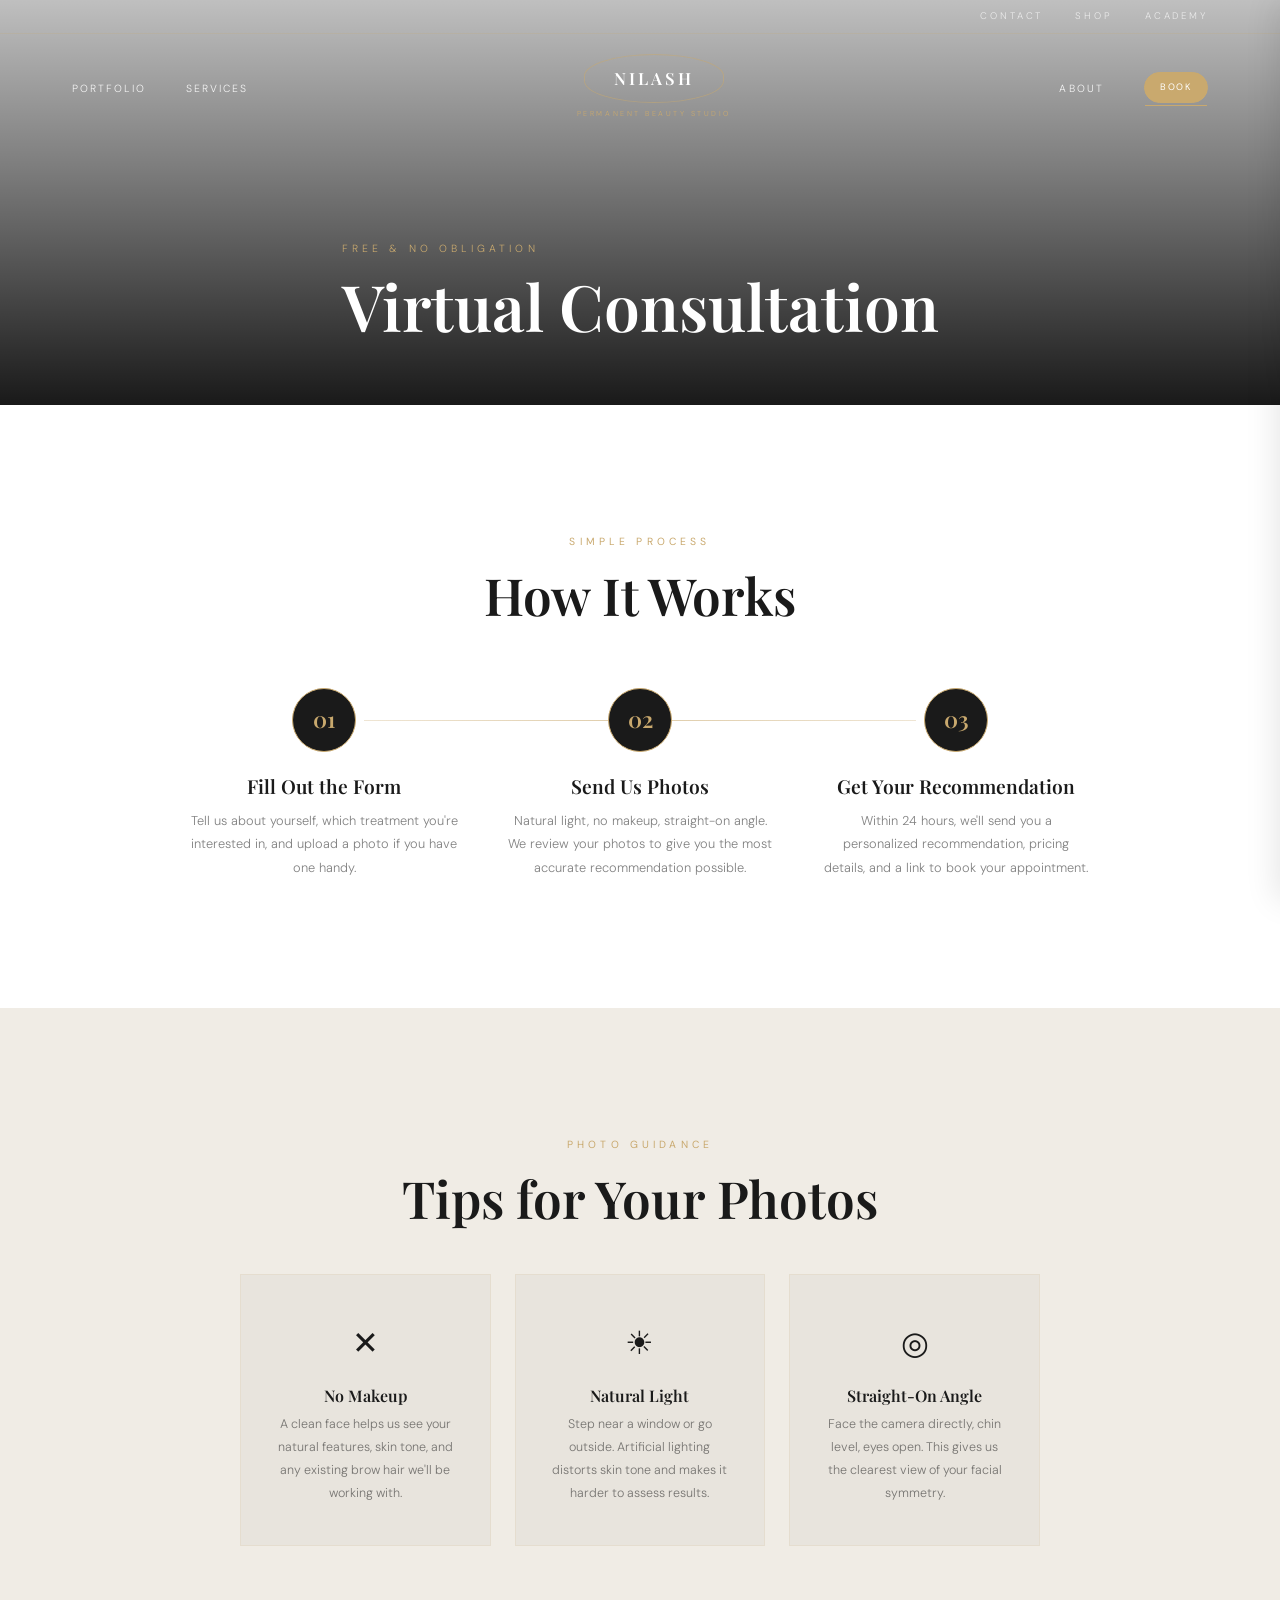
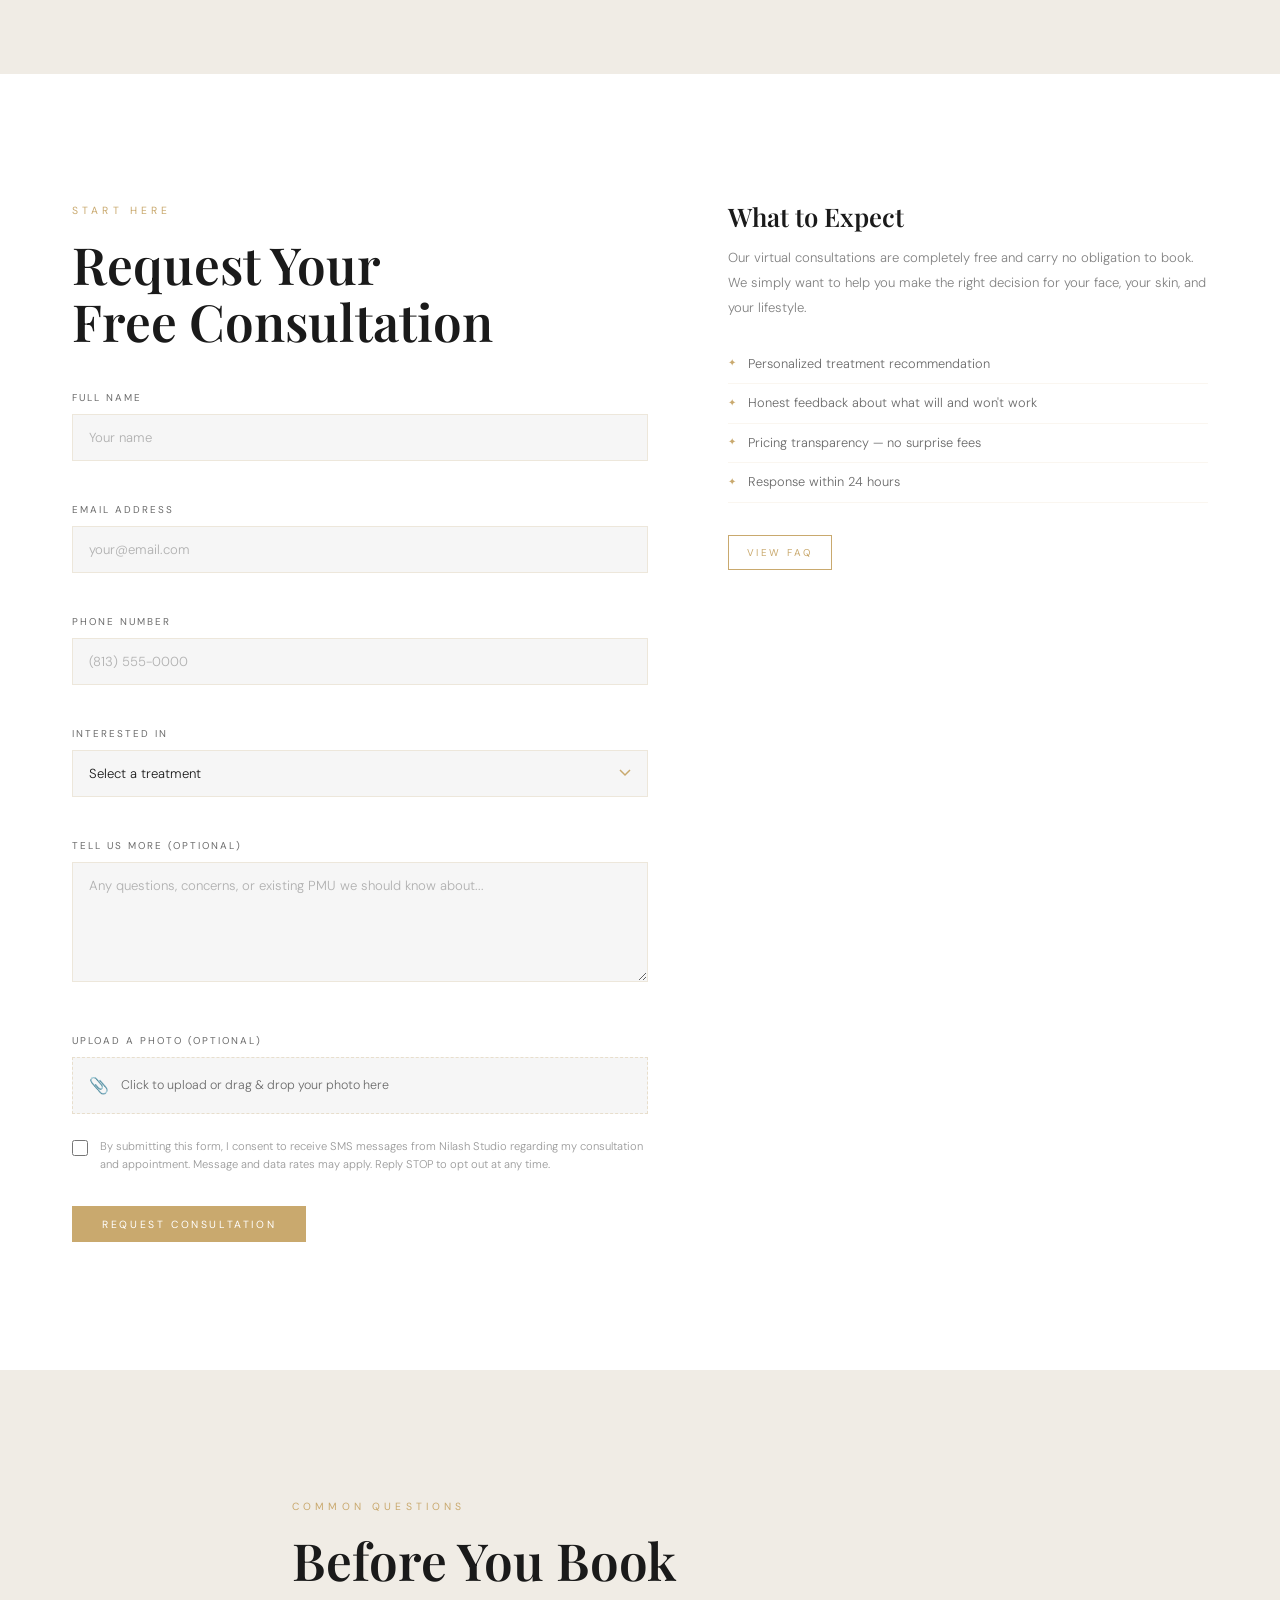
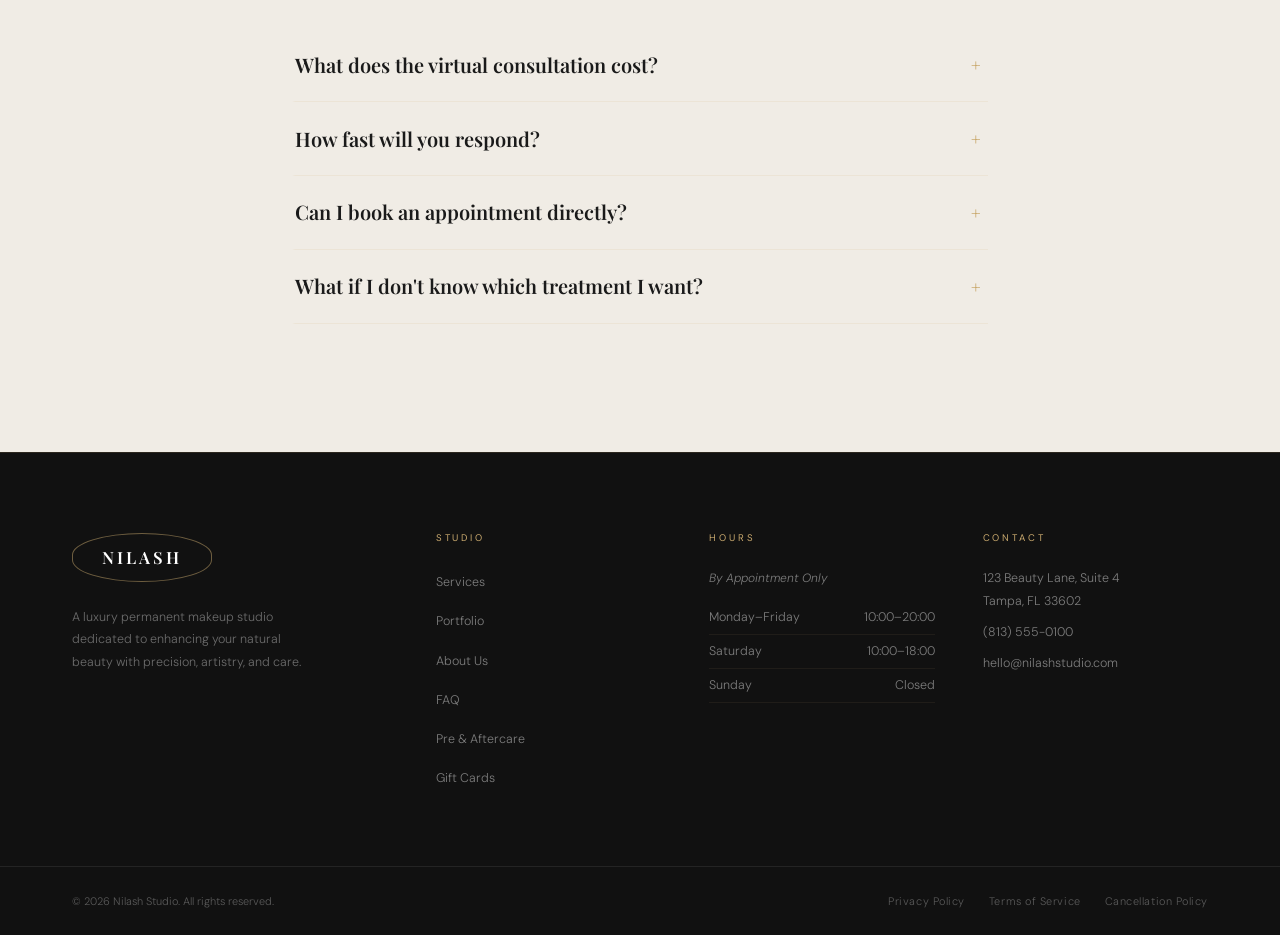
<file: consultation.html>
<!DOCTYPE html>
<html lang="en">
<head>
  <meta charset="UTF-8" />
  <meta name="viewport" content="width=device-width, initial-scale=1.0" />
  <title>Virtual Consultation | Nilash Studio</title>
  <link rel="stylesheet" href="css/global.css" />
  <link rel="stylesheet" href="css/consultation.css" />
  <link rel="stylesheet" href="css/faqs.css" />
</head>
<body>

  <div class="mobile-overlay"></div>
  <nav class="mobile-nav" aria-label="Mobile navigation">
    <a href="index.html">Home</a>
    <a href="portfolio.html">Portfolio</a>
    <a href="services.html">Services</a>
    <a href="about.html">About</a>
    <a href="academy.html">Academy</a>
    <a href="faqs.html">FAQ</a>
    <a href="contact.html">Contact</a>
    <a href="consultation.html" class="btn btn-primary btn-pill mobile-book-btn active">Book Now</a>
  </nav>

  <header class="site-header">
    <div class="nav-utility">
      <div class="container nav-utility-inner">
        <a href="contact.html">Contact</a>
        <a href="#">Shop</a>
        <a href="academy.html">Academy</a>
      </div>
    </div>
    <nav class="nav-main" aria-label="Main navigation">
      <div class="container nav-inner">
        <ul class="nav-links nav-left">
          <li><a href="portfolio.html">Portfolio</a></li>
          <li><a href="services.html">Services</a></li>
        </ul>
        <a href="index.html" class="logo-crest" aria-label="Nilash Studio home">
          <div class="logo-crest-border">
            <span class="logo-name">Nilash</span>
          </div>
          <span class="logo-tagline">Permanent Beauty Studio</span>
        </a>
        <ul class="nav-links nav-right">
          <li><a href="about.html">About</a></li>
          <li><a href="consultation.html" class="btn btn-primary btn-pill nav-book">Book</a></li>
        </ul>
        <button class="hamburger" aria-label="Toggle menu">
          <span></span><span></span><span></span>
        </button>
      </div>
    </nav>
  </header>

  <main>

    <!-- ─── Page Hero ─────────────────────────────────────── -->
    <section class="page-hero">
      <div class="page-hero-bg" style="background-image: url('https://picsum.photos/seed/consult-hero/1920/800');"></div>
      <div class="page-hero-overlay"></div>
      <div class="container page-hero-content">
        <span class="page-hero-eyebrow">Free &amp; No Obligation</span>
        <h1>Virtual Consultation</h1>
      </div>
    </section>

    <!-- ─── How It Works ──────────────────────────────────── -->
    <section class="process-section section-pad" id="how-it-works">
      <div class="container">
        <div class="section-header reveal">
          <span class="section-eyebrow">Simple Process</span>
          <h2>How It Works</h2>
        </div>
        <div class="process-steps stagger">
          <div class="process-step reveal">
            <div class="step-number">01</div>
            <h3>Fill Out the Form</h3>
            <p>Tell us about yourself, which treatment you're interested in, and upload a photo if you have one handy.</p>
          </div>
          <div class="process-step reveal">
            <div class="step-number">02</div>
            <h3>Send Us Photos</h3>
            <p>Natural light, no makeup, straight-on angle. We review your photos to give you the most accurate recommendation possible.</p>
          </div>
          <div class="process-step reveal">
            <div class="step-number">03</div>
            <h3>Get Your Recommendation</h3>
            <p>Within 24 hours, we'll send you a personalized recommendation, pricing details, and a link to book your appointment.</p>
          </div>
        </div>
      </div>
    </section>

    <!-- ─── Photo Tips ────────────────────────────────────── -->
    <section class="photo-tips section-pad">
      <div class="container">
        <div class="section-header reveal">
          <span class="section-eyebrow">Photo Guidance</span>
          <h2>Tips for Your Photos</h2>
        </div>
        <div class="tips-grid stagger">
          <div class="tip-card reveal">
            <span class="tip-icon">✕</span>
            <h4>No Makeup</h4>
            <p>A clean face helps us see your natural features, skin tone, and any existing brow hair we'll be working with.</p>
          </div>
          <div class="tip-card reveal">
            <span class="tip-icon">☀</span>
            <h4>Natural Light</h4>
            <p>Step near a window or go outside. Artificial lighting distorts skin tone and makes it harder to assess results.</p>
          </div>
          <div class="tip-card reveal">
            <span class="tip-icon">◎</span>
            <h4>Straight-On Angle</h4>
            <p>Face the camera directly, chin level, eyes open. This gives us the clearest view of your facial symmetry.</p>
          </div>
        </div>
      </div>
    </section>

    <!-- ─── Consultation Form ─────────────────────────────── -->
    <section class="form-section section-pad" id="booking">
      <div class="container">
        <div class="consultation-form-layout">
          <div class="form-main">
            <span class="section-eyebrow reveal">Start Here</span>
            <h2 class="reveal" style="margin-bottom:2.5rem;">Request Your<br>Free Consultation</h2>

            <div class="form-success" role="alert">
              <span class="success-icon">✦</span>
              <h3>Thank You!</h3>
              <p>We've received your consultation request and will be in touch within 24 hours.</p>
              <a href="services.html" class="btn btn-gold-outline">Explore Our Services</a>
            </div>

            <form class="validated-form" novalidate>
              <div class="form-group">
                <label for="name">Full Name</label>
                <input type="text" id="name" name="name" placeholder="Your name" required data-error="Please enter your name." />
                <span class="error-msg" aria-live="polite"></span>
              </div>

              <div class="form-group">
                <label for="email">Email Address</label>
                <input type="email" id="email" name="email" placeholder="your@email.com" required data-error="Please enter your email." />
                <span class="error-msg" aria-live="polite"></span>
              </div>

              <div class="form-group">
                <label for="phone">Phone Number</label>
                <input type="tel" id="phone" name="phone" placeholder="(813) 555-0000" />
                <span class="error-msg" aria-live="polite"></span>
              </div>

              <div class="form-group">
                <label for="service">Interested In</label>
                <select id="service" name="service" required>
                  <option value="" disabled selected>Select a treatment</option>
                  <option value="brows">Brows (Nano / Hybrid / Lamination)</option>
                  <option value="lips">Lip Blush</option>
                  <option value="eyes">Permanent Eyeliner</option>
                  <option value="removal">PMU Removal / Correction</option>
                  <option value="notsure">Not Sure Yet</option>
                </select>
                <span class="error-msg" aria-live="polite"></span>
              </div>

              <div class="form-group">
                <label for="message">Tell Us More (Optional)</label>
                <textarea id="message" name="message" placeholder="Any questions, concerns, or existing PMU we should know about..."></textarea>
                <span class="error-msg" aria-live="polite"></span>
              </div>

              <div class="form-group">
                <label>Upload a Photo (Optional)</label>
                <div class="file-input-wrapper">
                  <input type="file" id="photo" name="photo" accept="image/*" aria-label="Upload photo" />
                  <div class="file-input-label">
                    <span class="file-icon">📎</span>
                    <span>Click to upload or drag &amp; drop your photo here</span>
                  </div>
                </div>
              </div>

              <div class="consent-group">
                <label class="consent-label">
                  <input type="checkbox" name="sms-consent" />
                  <span class="consent-text">By submitting this form, I consent to receive SMS messages from Nilash Studio regarding my consultation and appointment. Message and data rates may apply. Reply STOP to opt out at any time.</span>
                </label>
              </div>

              <button type="submit" class="btn btn-primary">Request Consultation</button>
            </form>
          </div>

          <div class="form-aside reveal">
            <h3>What to Expect</h3>
            <p>Our virtual consultations are completely free and carry no obligation to book. We simply want to help you make the right decision for your face, your skin, and your lifestyle.</p>
            <ul class="form-aside-list">
              <li>Personalized treatment recommendation</li>
              <li>Honest feedback about what will and won't work</li>
              <li>Pricing transparency — no surprise fees</li>
              <li>Response within 24 hours</li>
            </ul>
            <a href="faqs.html" class="btn btn-gold-outline" style="font-size:0.62rem;padding:0.8em 1.8em;">View FAQ</a>
          </div>
        </div>
      </div>
    </section>

    <!-- ─── Inline FAQ ────────────────────────────────────── -->
    <section class="inline-faq section-pad">
      <div class="container" style="max-width: 760px;">
        <div class="section-header reveal">
          <span class="section-eyebrow">Common Questions</span>
          <h2>Before You Book</h2>
        </div>

        <div class="accordion">

          <div class="accordion-item">
            <button class="accordion-header" aria-expanded="false">
              <span>What does the virtual consultation cost?</span>
              <span class="accordion-icon" aria-hidden="true">+</span>
            </button>
            <div class="accordion-body">
              <div class="accordion-body-inner">
                <p>Completely free — no credit card, no commitment. The consultation exists so we can understand your goals and recommend the right treatment before you spend a cent.</p>
              </div>
            </div>
          </div>

          <div class="accordion-item">
            <button class="accordion-header" aria-expanded="false">
              <span>How fast will you respond?</span>
              <span class="accordion-icon" aria-hidden="true">+</span>
            </button>
            <div class="accordion-body">
              <div class="accordion-body-inner">
                <p>Within 24 hours on business days. We review every submission personally, so your recommendation is always tailored — never automated.</p>
              </div>
            </div>
          </div>

          <div class="accordion-item">
            <button class="accordion-header" aria-expanded="false">
              <span>Can I book an appointment directly?</span>
              <span class="accordion-icon" aria-hidden="true">+</span>
            </button>
            <div class="accordion-body">
              <div class="accordion-body-inner">
                <p>Yes. <a href="contact.html" style="color:var(--gold);">Contact us directly</a> by phone or email and we'll book you in. The consultation form is preferred for new clients so we can get to know your goals first.</p>
              </div>
            </div>
          </div>

          <div class="accordion-item">
            <button class="accordion-header" aria-expanded="false">
              <span>What if I don't know which treatment I want?</span>
              <span class="accordion-icon" aria-hidden="true">+</span>
            </button>
            <div class="accordion-body">
              <div class="accordion-body-inner">
                <p>That's exactly what the consultation is for. Select "Not Sure Yet" in the form, describe your goals, and we'll guide you to the right treatment based on your skin type, lifestyle, and what you're hoping to achieve.</p>
              </div>
            </div>
          </div>

        </div>
      </div>
    </section>

  </main>

  <footer class="site-footer">
    <div class="container">
      <div class="footer-grid">
        <div class="footer-brand">
          <a href="index.html" class="logo-crest" aria-label="Nilash Studio">
            <div class="logo-crest-border">
              <span class="logo-name">Nilash</span>
            </div>
          </a>
          <p>A luxury permanent makeup studio dedicated to enhancing your natural beauty with precision, artistry, and care.</p>
        </div>
        <div class="footer-col">
          <h4>Studio</h4>
          <ul>
            <li><a href="services.html">Services</a></li>
            <li><a href="portfolio.html">Portfolio</a></li>
            <li><a href="about.html">About Us</a></li>
            <li><a href="faqs.html">FAQ</a></li>
            <li><a href="#">Pre &amp; Aftercare</a></li>
            <li><a href="#">Gift Cards</a></li>
          </ul>
        </div>
        <div class="footer-col">
          <h4>Hours</h4>
          <p style="font-style:italic; margin-bottom:0.75rem; font-size:0.75rem;">By Appointment Only</p>
          <div class="footer-hours-row"><span>Monday–Friday</span><span>10:00–20:00</span></div>
          <div class="footer-hours-row"><span>Saturday</span><span>10:00–18:00</span></div>
          <div class="footer-hours-row"><span>Sunday</span><span>Closed</span></div>
        </div>
        <div class="footer-col">
          <h4>Contact</h4>
          <p>123 Beauty Lane, Suite 4<br>Tampa, FL 33602</p>
          <p><a href="tel:+18135550100">(813) 555-0100</a></p>
          <p><a href="mailto:hello@nilashstudio.com">hello@nilashstudio.com</a></p>
        </div>
      </div>
    </div>
    <div class="footer-bottom">
      <div class="container" style="display:flex;justify-content:space-between;align-items:center;flex-wrap:wrap;gap:1rem;width:100%;">
        <p>&copy; 2026 Nilash Studio. All rights reserved.</p>
        <div class="footer-policy-links">
          <a href="#">Privacy Policy</a>
          <a href="#">Terms of Service</a>
          <a href="#">Cancellation Policy</a>
        </div>
      </div>
    </div>
  </footer>

  <script src="js/main.js" defer></script>
  <script src="js/form.js" defer></script>
  <script src="js/accordion.js" defer></script>
</body>
</html>
</file>
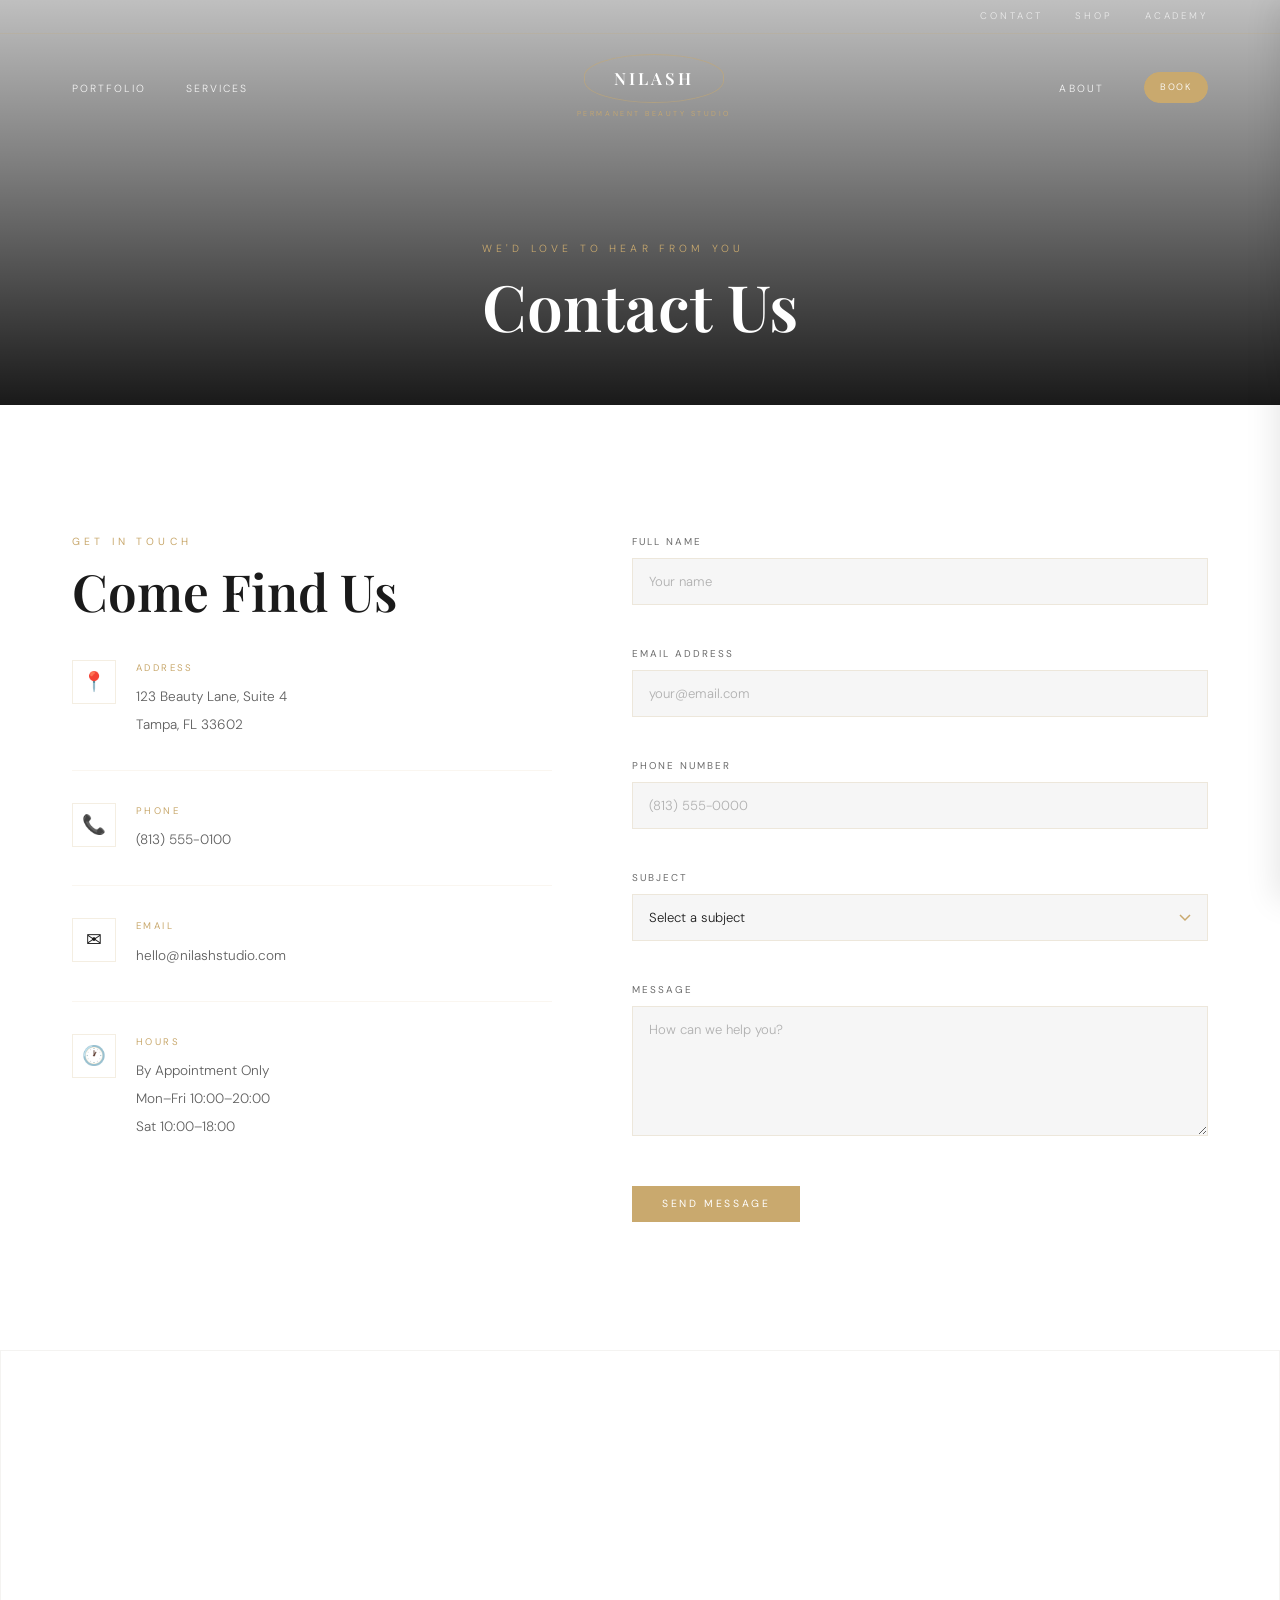
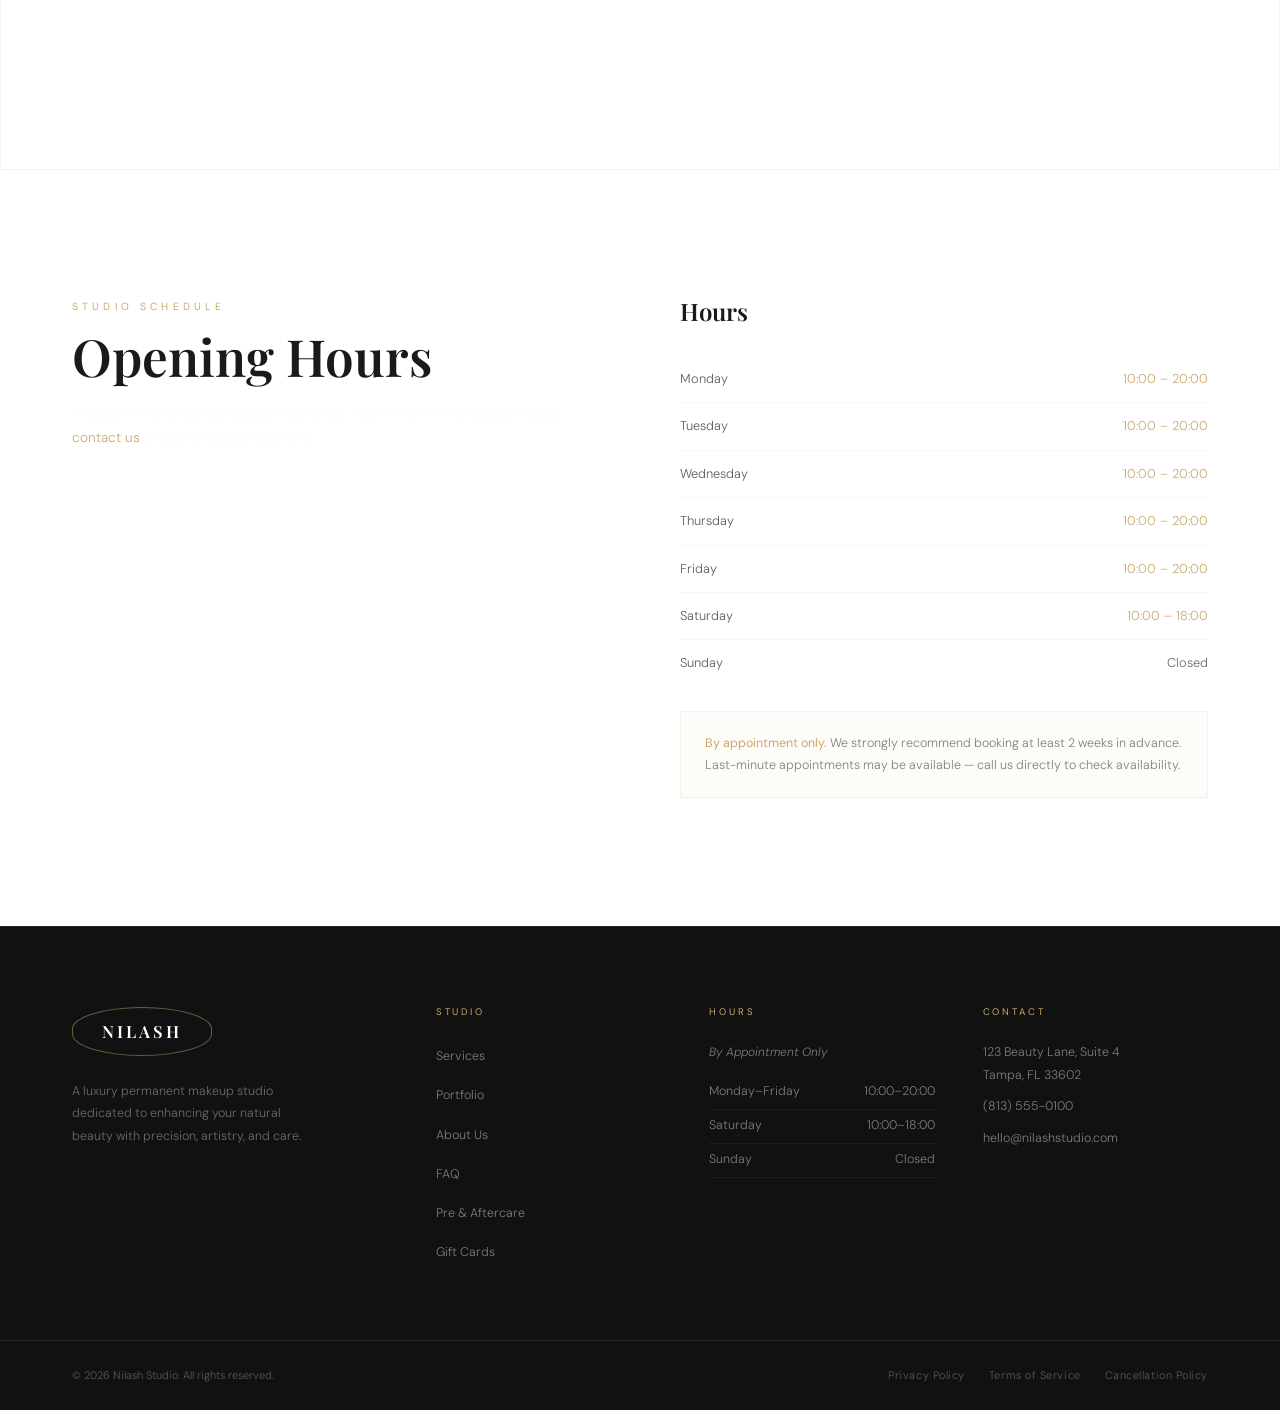
<file: contact.html>
<!DOCTYPE html>
<html lang="en">
<head>
  <meta charset="UTF-8" />
  <meta name="viewport" content="width=device-width, initial-scale=1.0" />
  <title>Contact | Nilash Studio</title>
  <link rel="stylesheet" href="css/global.css" />
  <link rel="stylesheet" href="css/contact.css" />
</head>
<body>

  <div class="mobile-overlay"></div>
  <nav class="mobile-nav" aria-label="Mobile navigation">
    <a href="index.html">Home</a>
    <a href="portfolio.html">Portfolio</a>
    <a href="services.html">Services</a>
    <a href="about.html">About</a>
    <a href="academy.html">Academy</a>
    <a href="faqs.html">FAQ</a>
    <a href="contact.html" class="active">Contact</a>
    <a href="consultation.html" class="btn btn-primary btn-pill mobile-book-btn">Book Now</a>
  </nav>

  <header class="site-header">
    <div class="nav-utility">
      <div class="container nav-utility-inner">
        <a href="contact.html" class="active">Contact</a>
        <a href="#">Shop</a>
        <a href="academy.html">Academy</a>
      </div>
    </div>
    <nav class="nav-main" aria-label="Main navigation">
      <div class="container nav-inner">
        <ul class="nav-links nav-left">
          <li><a href="portfolio.html">Portfolio</a></li>
          <li><a href="services.html">Services</a></li>
        </ul>
        <a href="index.html" class="logo-crest" aria-label="Nilash Studio home">
          <div class="logo-crest-border">
            <span class="logo-name">Nilash</span>
          </div>
          <span class="logo-tagline">Permanent Beauty Studio</span>
        </a>
        <ul class="nav-links nav-right">
          <li><a href="about.html">About</a></li>
          <li><a href="consultation.html" class="btn btn-primary btn-pill nav-book">Book</a></li>
        </ul>
        <button class="hamburger" aria-label="Toggle menu">
          <span></span><span></span><span></span>
        </button>
      </div>
    </nav>
  </header>

  <main>

    <!-- ─── Page Hero ─────────────────────────────────────── -->
    <section class="page-hero">
      <div class="page-hero-bg" style="background-image: url('https://picsum.photos/seed/contact-hero/1920/800');"></div>
      <div class="page-hero-overlay"></div>
      <div class="container page-hero-content">
        <span class="page-hero-eyebrow">We'd Love to Hear From You</span>
        <h1>Contact Us</h1>
      </div>
    </section>

    <!-- ─── Contact Info + Form ───────────────────────────── -->
    <section class="contact-section section-pad">
      <div class="container">
        <div class="contact-grid">

          <div class="contact-info reveal-left">
            <span class="section-eyebrow">Get in Touch</span>
            <h2>Come Find Us</h2>

            <div class="contact-info-item">
              <div class="contact-info-icon" aria-hidden="true">📍</div>
              <div>
                <span class="contact-info-label">Address</span>
                <span class="contact-info-value">123 Beauty Lane, Suite 4<br>Tampa, FL 33602</span>
              </div>
            </div>

            <div class="contact-info-item">
              <div class="contact-info-icon" aria-hidden="true">📞</div>
              <div>
                <span class="contact-info-label">Phone</span>
                <span class="contact-info-value">
                  <a href="tel:+18135550100">(813) 555-0100</a>
                </span>
              </div>
            </div>

            <div class="contact-info-item">
              <div class="contact-info-icon" aria-hidden="true">✉</div>
              <div>
                <span class="contact-info-label">Email</span>
                <span class="contact-info-value">
                  <a href="mailto:hello@nilashstudio.com">hello@nilashstudio.com</a>
                </span>
              </div>
            </div>

            <div class="contact-info-item">
              <div class="contact-info-icon" aria-hidden="true">🕐</div>
              <div>
                <span class="contact-info-label">Hours</span>
                <span class="contact-info-value">By Appointment Only<br>Mon–Fri 10:00–20:00<br>Sat 10:00–18:00</span>
              </div>
            </div>
          </div>

          <!-- Contact form -->
          <div class="reveal-right form-section" id="contact-form-section" style="background:transparent; padding:0;">
            <div class="form-success" role="alert">
              <span class="success-icon">✦</span>
              <h3>Message Sent!</h3>
              <p>We'll get back to you within 24 hours. Thank you for reaching out.</p>
              <a href="index.html" class="btn btn-gold-outline">Back to Home</a>
            </div>
            <form class="validated-form" novalidate>
              <div class="form-group">
                <label for="c-name">Full Name</label>
                <input type="text" id="c-name" name="name" placeholder="Your name" required data-error="Please enter your name." />
                <span class="error-msg" aria-live="polite"></span>
              </div>

              <div class="form-group">
                <label for="c-email">Email Address</label>
                <input type="email" id="c-email" name="email" placeholder="your@email.com" required data-error="Please enter your email." />
                <span class="error-msg" aria-live="polite"></span>
              </div>

              <div class="form-group">
                <label for="c-phone">Phone Number</label>
                <input type="tel" id="c-phone" name="phone" placeholder="(813) 555-0000" />
                <span class="error-msg" aria-live="polite"></span>
              </div>

              <div class="form-group">
                <label for="c-subject">Subject</label>
                <select id="c-subject" name="subject" required>
                  <option value="" disabled selected>Select a subject</option>
                  <option value="booking">Booking an Appointment</option>
                  <option value="consultation">Request a Consultation</option>
                  <option value="academy">Academy / Training</option>
                  <option value="pricing">Pricing Questions</option>
                  <option value="other">Other</option>
                </select>
                <span class="error-msg" aria-live="polite"></span>
              </div>

              <div class="form-group">
                <label for="c-message">Message</label>
                <textarea id="c-message" name="message" placeholder="How can we help you?" required data-error="Please enter your message."></textarea>
                <span class="error-msg" aria-live="polite"></span>
              </div>

              <button type="submit" class="btn btn-primary">Send Message</button>
            </form>
          </div>

        </div>
      </div>
    </section>

    <!-- ─── Map ───────────────────────────────────────────── -->
    <section class="map-section">
      <div class="map-container" title="Nilash Studio location">
        <iframe
          src="https://www.openstreetmap.org/export/embed.html?bbox=-82.4720%2C27.9390%2C-82.4420%2C27.9590&layer=mapnik&marker=27.9478%2C-82.4584"
          allowfullscreen=""
          loading="lazy"
          title="Studio location map"
          aria-label="Map showing Nilash Studio location in Tampa, FL">
        </iframe>
      </div>
    </section>

    <!-- ─── Hours ─────────────────────────────────────────── -->
    <section class="hours-section section-pad">
      <div class="container">
        <div class="hours-grid">
          <div class="reveal-left">
            <span class="section-eyebrow">Studio Schedule</span>
            <h2>Opening Hours</h2>
            <p style="font-size:0.85rem; color:rgba(253,250,246,0.55); margin-top:1rem; line-height:1.85;">All appointments are scheduled in advance. Walk-ins are not available. Please <a href="#contact-form-section" style="color:var(--gold);">contact us</a> or call to reserve your time.</p>
          </div>
          <div class="hours-table-wrap reveal-right">
            <h3>Hours</h3>
            <table class="hours-table" aria-label="Studio hours">
              <tbody>
                <tr>
                  <td class="day-col">Monday</td>
                  <td class="time-col">10:00 – 20:00</td>
                </tr>
                <tr>
                  <td class="day-col">Tuesday</td>
                  <td class="time-col">10:00 – 20:00</td>
                </tr>
                <tr>
                  <td class="day-col">Wednesday</td>
                  <td class="time-col">10:00 – 20:00</td>
                </tr>
                <tr>
                  <td class="day-col">Thursday</td>
                  <td class="time-col">10:00 – 20:00</td>
                </tr>
                <tr>
                  <td class="day-col">Friday</td>
                  <td class="time-col">10:00 – 20:00</td>
                </tr>
                <tr>
                  <td class="day-col">Saturday</td>
                  <td class="time-col">10:00 – 18:00</td>
                </tr>
                <tr>
                  <td class="day-col">Sunday</td>
                  <td class="time-col" style="color:var(--muted);">Closed</td>
                </tr>
              </tbody>
            </table>
            <div class="hours-note">
              <p><strong>By appointment only.</strong> We strongly recommend booking at least 2 weeks in advance. Last-minute appointments may be available — call us directly to check availability.</p>
            </div>
          </div>
        </div>
      </div>
    </section>

  </main>

  <footer class="site-footer">
    <div class="container">
      <div class="footer-grid">
        <div class="footer-brand">
          <a href="index.html" class="logo-crest" aria-label="Nilash Studio">
            <div class="logo-crest-border">
              <span class="logo-name">Nilash</span>
            </div>
          </a>
          <p>A luxury permanent makeup studio dedicated to enhancing your natural beauty with precision, artistry, and care.</p>
        </div>
        <div class="footer-col">
          <h4>Studio</h4>
          <ul>
            <li><a href="services.html">Services</a></li>
            <li><a href="portfolio.html">Portfolio</a></li>
            <li><a href="about.html">About Us</a></li>
            <li><a href="faqs.html">FAQ</a></li>
            <li><a href="#">Pre &amp; Aftercare</a></li>
            <li><a href="#">Gift Cards</a></li>
          </ul>
        </div>
        <div class="footer-col">
          <h4>Hours</h4>
          <p style="font-style:italic; margin-bottom:0.75rem; font-size:0.75rem;">By Appointment Only</p>
          <div class="footer-hours-row"><span>Monday–Friday</span><span>10:00–20:00</span></div>
          <div class="footer-hours-row"><span>Saturday</span><span>10:00–18:00</span></div>
          <div class="footer-hours-row"><span>Sunday</span><span>Closed</span></div>
        </div>
        <div class="footer-col">
          <h4>Contact</h4>
          <p>123 Beauty Lane, Suite 4<br>Tampa, FL 33602</p>
          <p><a href="tel:+18135550100">(813) 555-0100</a></p>
          <p><a href="mailto:hello@nilashstudio.com">hello@nilashstudio.com</a></p>
        </div>
      </div>
    </div>
    <div class="footer-bottom">
      <div class="container" style="display:flex;justify-content:space-between;align-items:center;flex-wrap:wrap;gap:1rem;width:100%;">
        <p>&copy; 2026 Nilash Studio. All rights reserved.</p>
        <div class="footer-policy-links">
          <a href="#">Privacy Policy</a>
          <a href="#">Terms of Service</a>
          <a href="#">Cancellation Policy</a>
        </div>
      </div>
    </div>
  </footer>

  <script src="js/main.js" defer></script>
  <script src="js/form.js" defer></script>
</body>
</html>
</file>
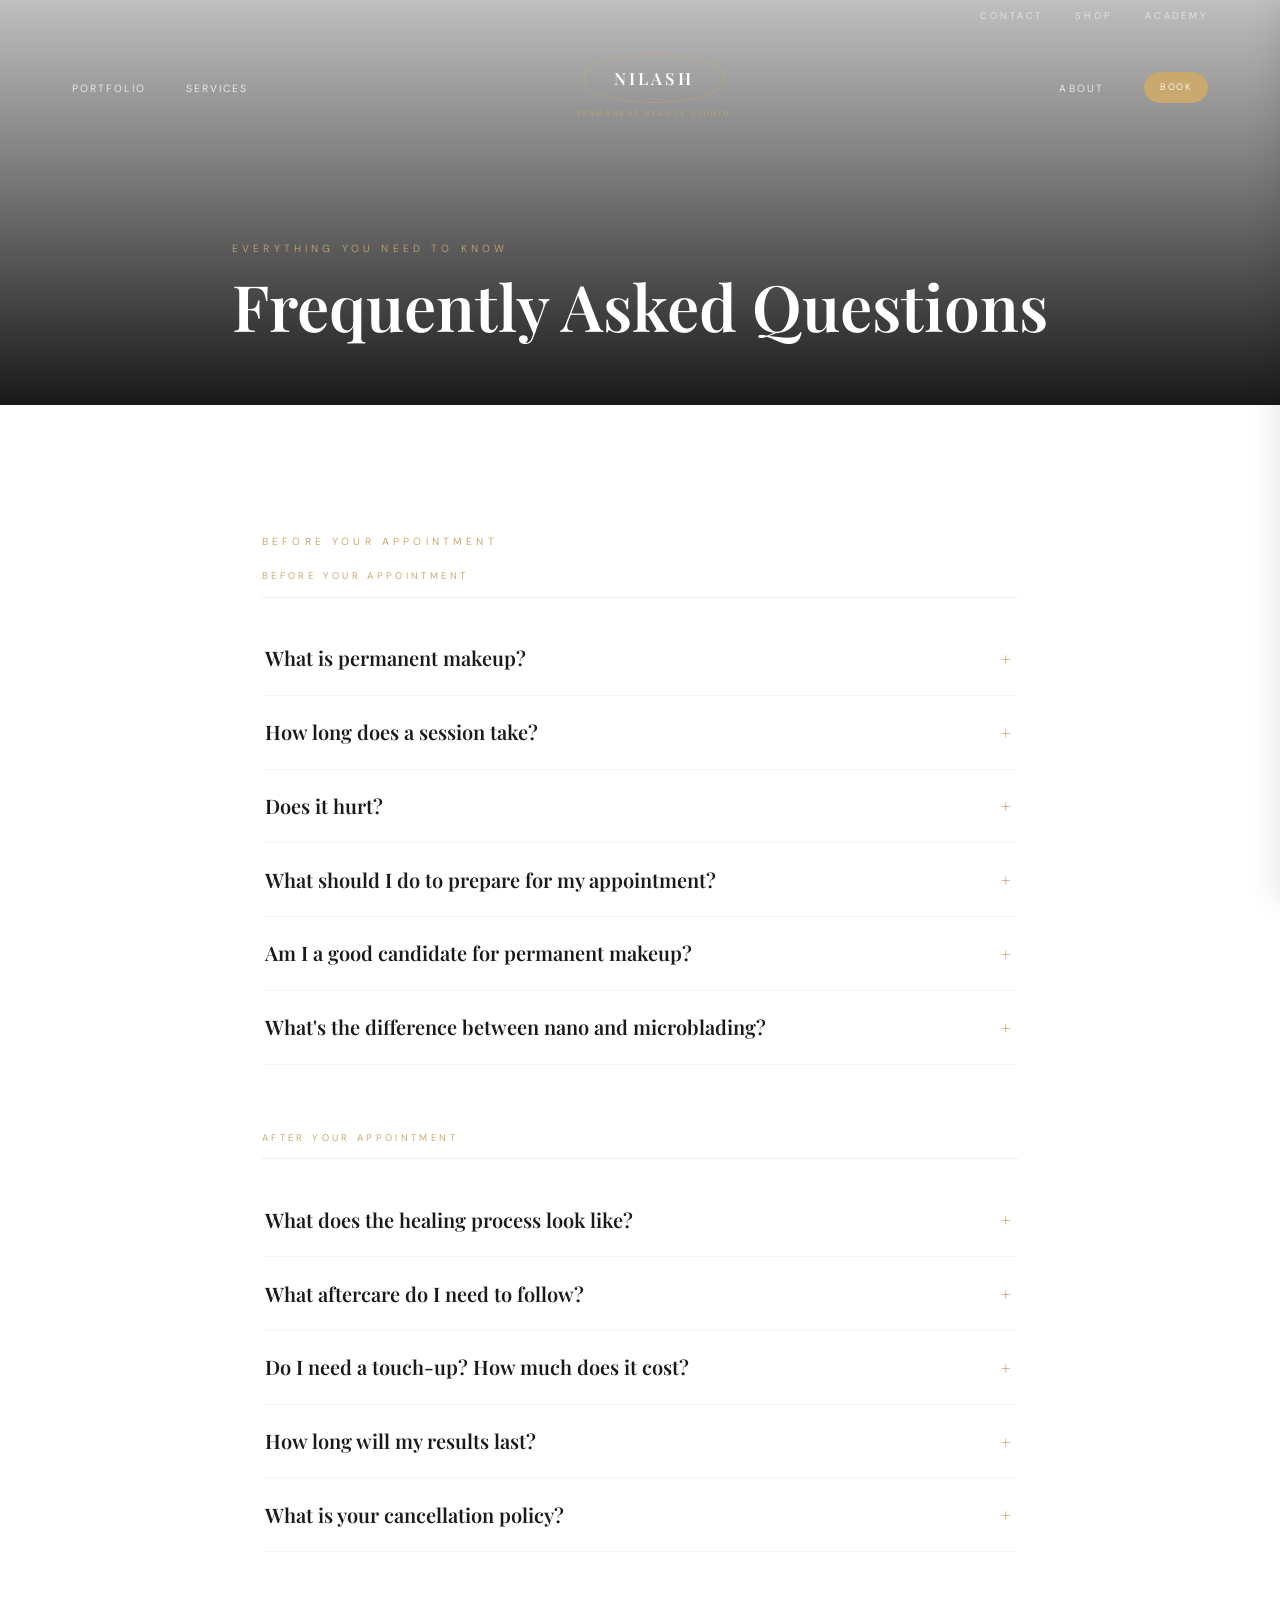
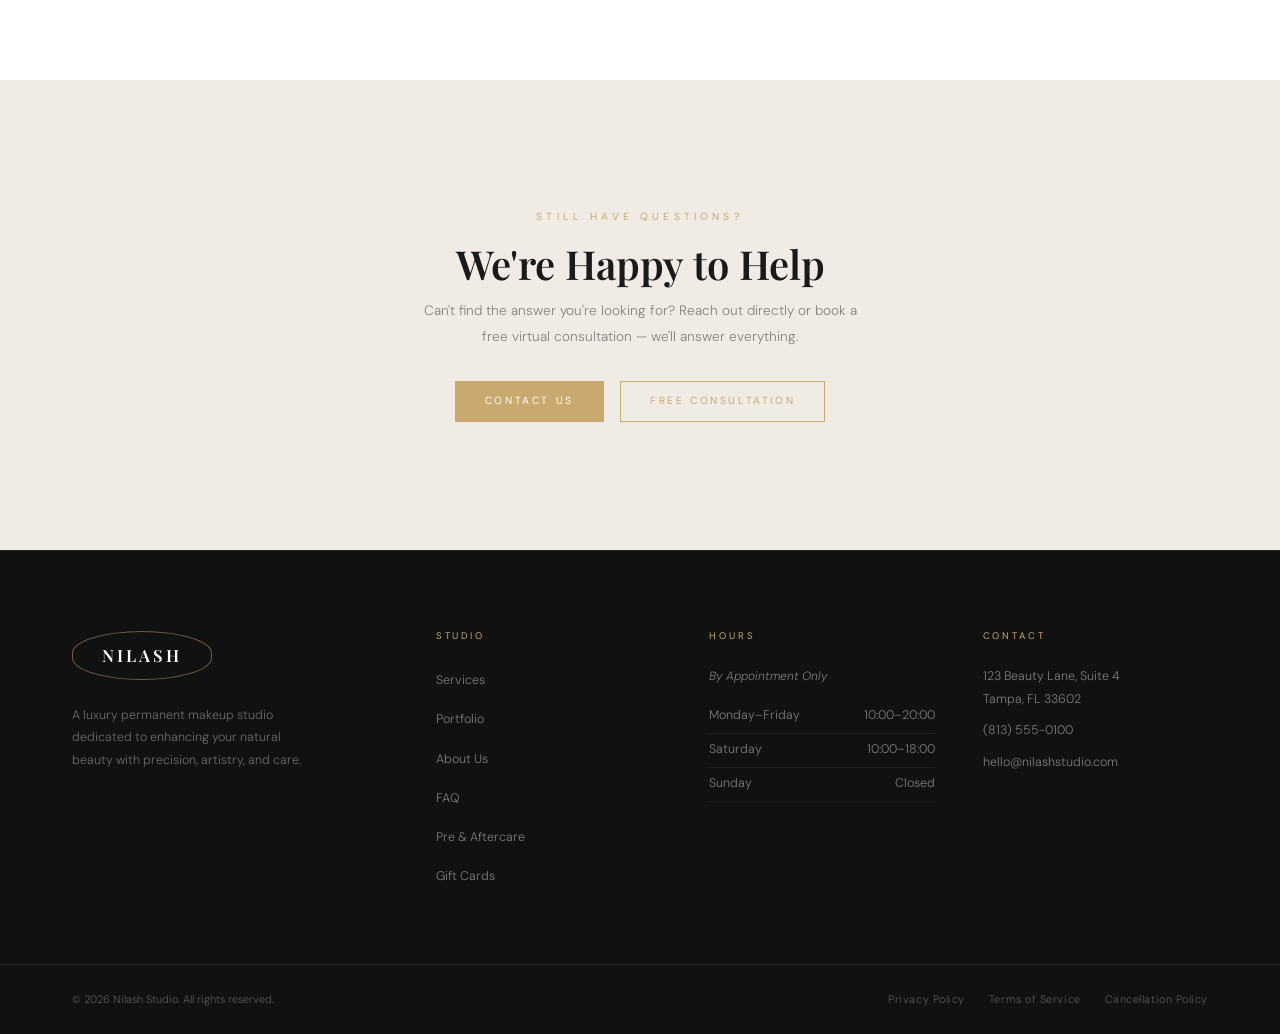
<file: faqs.html>
<!DOCTYPE html>
<html lang="en">
<head>
  <meta charset="UTF-8" />
  <meta name="viewport" content="width=device-width, initial-scale=1.0" />
  <title>FAQ | Nilash Studio</title>
  <link rel="stylesheet" href="css/global.css" />
  <link rel="stylesheet" href="css/faqs.css" />
</head>
<body>

  <div class="mobile-overlay"></div>
  <nav class="mobile-nav" aria-label="Mobile navigation">
    <a href="index.html">Home</a>
    <a href="portfolio.html">Portfolio</a>
    <a href="services.html">Services</a>
    <a href="about.html">About</a>
    <a href="academy.html">Academy</a>
    <a href="faqs.html" class="active">FAQ</a>
    <a href="contact.html">Contact</a>
    <a href="consultation.html" class="btn btn-primary btn-pill mobile-book-btn">Book Now</a>
  </nav>

  <header class="site-header">
    <div class="nav-utility">
      <div class="container nav-utility-inner">
        <a href="contact.html">Contact</a>
        <a href="#">Shop</a>
        <a href="academy.html">Academy</a>
      </div>
    </div>
    <nav class="nav-main" aria-label="Main navigation">
      <div class="container nav-inner">
        <ul class="nav-links nav-left">
          <li><a href="portfolio.html">Portfolio</a></li>
          <li><a href="services.html">Services</a></li>
        </ul>
        <a href="index.html" class="logo-crest" aria-label="Nilash Studio home">
          <div class="logo-crest-border">
            <span class="logo-name">Nilash</span>
          </div>
          <span class="logo-tagline">Permanent Beauty Studio</span>
        </a>
        <ul class="nav-links nav-right">
          <li><a href="about.html">About</a></li>
          <li><a href="consultation.html" class="btn btn-primary btn-pill nav-book">Book</a></li>
        </ul>
        <button class="hamburger" aria-label="Toggle menu">
          <span></span><span></span><span></span>
        </button>
      </div>
    </nav>
  </header>

  <main>

    <!-- ─── Page Hero ─────────────────────────────────────── -->
    <section class="page-hero">
      <div class="page-hero-bg" style="background-image: url('https://picsum.photos/seed/faq-hero/1920/800');"></div>
      <div class="page-hero-overlay"></div>
      <div class="container page-hero-content">
        <span class="page-hero-eyebrow">Everything You Need to Know</span>
        <h1>Frequently Asked Questions</h1>
      </div>
    </section>

    <!-- ─── FAQ Accordion ─────────────────────────────────── -->
    <section class="faq-section section-pad">
      <div class="container" style="max-width: 820px;">

        <span class="section-eyebrow reveal">Before Your Appointment</span>
        <div class="faq-category">
          <p class="faq-category-title">Before Your Appointment</p>

          <div class="accordion" id="faq-before">

            <div class="accordion-item">
              <button class="accordion-header" aria-expanded="false">
                <span>What is permanent makeup?</span>
                <span class="accordion-icon" aria-hidden="true">+</span>
              </button>
              <div class="accordion-body">
                <div class="accordion-body-inner">
                  <p>Permanent makeup (PMU) is a cosmetic tattooing technique that implants pigment into the upper layers of the skin to create the appearance of makeup. Unlike traditional tattoos, PMU pigments are designed to fade gradually over time — giving you natural-looking results that can be refreshed as needed.</p>
                </div>
              </div>
            </div>

            <div class="accordion-item">
              <button class="accordion-header" aria-expanded="false">
                <span>How long does a session take?</span>
                <span class="accordion-icon" aria-hidden="true">+</span>
              </button>
              <div class="accordion-body">
                <div class="accordion-body-inner">
                  <p>Most permanent makeup sessions take 2.5–3 hours, including consultation, design, and the procedure itself. Eyeliner sessions are slightly shorter at approximately 2 hours. Always arrive with a few extra minutes to spare.</p>
                </div>
              </div>
            </div>

            <div class="accordion-item">
              <button class="accordion-header" aria-expanded="false">
                <span>Does it hurt?</span>
                <span class="accordion-icon" aria-hidden="true">+</span>
              </button>
              <div class="accordion-body">
                <div class="accordion-body-inner">
                  <p>We use a topical numbing cream before and during every procedure. Most clients describe the sensation as mild pressure or a slight scratching feeling. Pain tolerance varies, but the overwhelming majority of our clients are comfortable throughout. If you're concerned, let us know and we'll take extra care.</p>
                </div>
              </div>
            </div>

            <div class="accordion-item">
              <button class="accordion-header" aria-expanded="false">
                <span>What should I do to prepare for my appointment?</span>
                <span class="accordion-icon" aria-hidden="true">+</span>
              </button>
              <div class="accordion-body">
                <div class="accordion-body-inner">
                  <p>To prepare for your appointment:</p>
                  <ul>
                    <li>Avoid alcohol for 24 hours before your session</li>
                    <li>Avoid blood-thinning medications (aspirin, ibuprofen) for 48 hours if possible</li>
                    <li>Do not use retinol or exfoliants near the treatment area for 1 week prior</li>
                    <li>Come with a clean face — no makeup in the treatment area</li>
                    <li>Eat a light meal before your appointment</li>
                    <li>For lip blush: apply SPF lip balm daily for 2 weeks before your session</li>
                  </ul>
                </div>
              </div>
            </div>

            <div class="accordion-item">
              <button class="accordion-header" aria-expanded="false">
                <span>Am I a good candidate for permanent makeup?</span>
                <span class="accordion-icon" aria-hidden="true">+</span>
              </button>
              <div class="accordion-body">
                <div class="accordion-body-inner">
                  <p>Most healthy adults are good candidates. However, PMU may not be suitable if you are pregnant or nursing, have certain skin conditions (eczema, psoriasis near the treatment area), are undergoing chemotherapy, or take blood thinners regularly. We review each client's health history during the consultation — please be upfront with us so we can advise you honestly.</p>
                </div>
              </div>
            </div>

            <div class="accordion-item">
              <button class="accordion-header" aria-expanded="false">
                <span>What's the difference between nano and microblading?</span>
                <span class="accordion-icon" aria-hidden="true">+</span>
              </button>
              <div class="accordion-body">
                <div class="accordion-body-inner">
                  <p>Microblading uses a hand tool with tiny blades to create cuts in the skin, while nano machine hair strokes use a digital machine with a single ultra-fine needle. Nano is gentler on the skin, suitable for all skin types (including oily and mature), and typically retains pigment better over time. We recommend nano for the vast majority of our clients — view our full comparison on the <a href="index.html#comparison">homepage</a>.</p>
                </div>
              </div>
            </div>

          </div>
        </div>

        <!-- After Your Appointment -->
        <div class="faq-category">
          <p class="faq-category-title">After Your Appointment</p>

          <div class="accordion" id="faq-after">

            <div class="accordion-item">
              <button class="accordion-header" aria-expanded="false">
                <span>What does the healing process look like?</span>
                <span class="accordion-icon" aria-hidden="true">+</span>
              </button>
              <div class="accordion-body">
                <div class="accordion-body-inner">
                  <p>The first 2 weeks are the healing phase. You'll experience:</p>
                  <ul>
                    <li>Days 1–3: The area appears darker and more defined than the final result</li>
                    <li>Days 4–7: Light scabbing or flaking occurs — do not pick</li>
                    <li>Days 7–14: Pigment looks lighter as skin regenerates (this is normal)</li>
                    <li>Week 4–6: True final colour settles and a touch-up can be assessed</li>
                  </ul>
                  <p>Full healing takes 4–6 weeks. The touch-up appointment at 6–8 weeks perfects the final result.</p>
                </div>
              </div>
            </div>

            <div class="accordion-item">
              <button class="accordion-header" aria-expanded="false">
                <span>What aftercare do I need to follow?</span>
                <span class="accordion-icon" aria-hidden="true">+</span>
              </button>
              <div class="accordion-body">
                <div class="accordion-body-inner">
                  <p>We provide a full written aftercare guide at your appointment. The key rules:</p>
                  <ul>
                    <li>Keep the area dry for 7–10 days (no swimming, saunas, intense sweating)</li>
                    <li>Apply the provided aftercare balm as directed</li>
                    <li>Do not pick, peel, or scratch the treated area</li>
                    <li>Avoid direct sun exposure — use SPF once healed</li>
                    <li>No makeup on the treated area until fully healed</li>
                  </ul>
                </div>
              </div>
            </div>

            <div class="accordion-item">
              <button class="accordion-header" aria-expanded="false">
                <span>Do I need a touch-up? How much does it cost?</span>
                <span class="accordion-icon" aria-hidden="true">+</span>
              </button>
              <div class="accordion-body">
                <div class="accordion-body-inner">
                  <p>A touch-up at 6–8 weeks is highly recommended for first-time clients. It allows us to assess retention, fill any areas that didn't hold pigment, and refine the shape. Touch-up pricing varies by service — ask during your consultation. Annual colour refreshes keep results looking their best long-term.</p>
                </div>
              </div>
            </div>

            <div class="accordion-item">
              <button class="accordion-header" aria-expanded="false">
                <span>How long will my results last?</span>
                <span class="accordion-icon" aria-hidden="true">+</span>
              </button>
              <div class="accordion-body">
                <div class="accordion-body-inner">
                  <p>Retention varies by person, skin type, and lifestyle. Generally:</p>
                  <ul>
                    <li>Nano brows / Hybrid brows: 1–4 years</li>
                    <li>Lip blush: 1–4 years</li>
                    <li>Permanent eyeliner: 2–5 years</li>
                  </ul>
                  <p>Oily skin, sun exposure, and certain skincare products (retinol, AHAs) can shorten retention. Annual colour refreshes are recommended to maintain vibrancy.</p>
                </div>
              </div>
            </div>

            <div class="accordion-item">
              <button class="accordion-header" aria-expanded="false">
                <span>What is your cancellation policy?</span>
                <span class="accordion-icon" aria-hidden="true">+</span>
              </button>
              <div class="accordion-body">
                <div class="accordion-body-inner">
                  <p>We require 48 hours notice for cancellations or rescheduling. Late cancellations may forfeit the booking deposit. No-shows will not be rebooked. We understand life happens — please communicate with us as early as possible and we will always try to accommodate.</p>
                </div>
              </div>
            </div>

          </div>
        </div>

      </div>
    </section>

    <!-- ─── FAQ CTA ───────────────────────────────────────── -->
    <section class="faq-cta section-pad">
      <div class="container">
        <span class="section-eyebrow reveal">Still Have Questions?</span>
        <h2 class="reveal">We're Happy to Help</h2>
        <p class="reveal">Can't find the answer you're looking for? Reach out directly or book a free virtual consultation — we'll answer everything.</p>
        <div style="display:flex; gap:1rem; justify-content:center; flex-wrap:wrap;" class="reveal">
          <a href="contact.html" class="btn btn-primary">Contact Us</a>
          <a href="consultation.html" class="btn btn-gold-outline">Free Consultation</a>
        </div>
      </div>
    </section>

  </main>

  <footer class="site-footer">
    <div class="container">
      <div class="footer-grid">
        <div class="footer-brand">
          <a href="index.html" class="logo-crest" aria-label="Nilash Studio">
            <div class="logo-crest-border">
              <span class="logo-name">Nilash</span>
            </div>
          </a>
          <p>A luxury permanent makeup studio dedicated to enhancing your natural beauty with precision, artistry, and care.</p>
        </div>
        <div class="footer-col">
          <h4>Studio</h4>
          <ul>
            <li><a href="services.html">Services</a></li>
            <li><a href="portfolio.html">Portfolio</a></li>
            <li><a href="about.html">About Us</a></li>
            <li><a href="faqs.html">FAQ</a></li>
            <li><a href="#">Pre &amp; Aftercare</a></li>
            <li><a href="#">Gift Cards</a></li>
          </ul>
        </div>
        <div class="footer-col">
          <h4>Hours</h4>
          <p style="font-style:italic; margin-bottom:0.75rem; font-size:0.75rem;">By Appointment Only</p>
          <div class="footer-hours-row"><span>Monday–Friday</span><span>10:00–20:00</span></div>
          <div class="footer-hours-row"><span>Saturday</span><span>10:00–18:00</span></div>
          <div class="footer-hours-row"><span>Sunday</span><span>Closed</span></div>
        </div>
        <div class="footer-col">
          <h4>Contact</h4>
          <p>123 Beauty Lane, Suite 4<br>Tampa, FL 33602</p>
          <p><a href="tel:+18135550100">(813) 555-0100</a></p>
          <p><a href="mailto:hello@nilashstudio.com">hello@nilashstudio.com</a></p>
        </div>
      </div>
    </div>
    <div class="footer-bottom">
      <div class="container" style="display:flex;justify-content:space-between;align-items:center;flex-wrap:wrap;gap:1rem;width:100%;">
        <p>&copy; 2026 Nilash Studio. All rights reserved.</p>
        <div class="footer-policy-links">
          <a href="#">Privacy Policy</a>
          <a href="#">Terms of Service</a>
          <a href="#">Cancellation Policy</a>
        </div>
      </div>
    </div>
  </footer>

  <script src="js/main.js" defer></script>
  <script src="js/accordion.js" defer></script>
</body>
</html>
</file>
<file: css/global.css>
@import url('https://fonts.googleapis.com/css2?family=Playfair+Display:ital,wght@0,400;0,600;0,700;1,400;1,600;1,700&family=DM+Sans:wght@300;400;500&display=swap');

/* ─── Variables ─────────────────────────────────────────── */
:root {
  --black: #1A1A1A;
  --cream: #F7F4F0;
  --gold: #c9a96e;
  --gold-light: #e2cba0;
  --brown: #F0ECE5;
  --muted: #6B6B6B;
  --white: #FFFFFF;
  --footer-bg: #111111;
  --transition: 0.3s ease;
}

/* ─── Reset ─────────────────────────────────────────────── */
*, *::before, *::after {
  box-sizing: border-box;
  margin: 0;
  padding: 0;
}

html {
  scroll-behavior: smooth;
  font-size: 16px;
}

body {
  background-color: var(--white);
  color: var(--black);
  font-family: 'DM Sans', sans-serif;
  font-weight: 300;
  line-height: 1.75;
  -webkit-font-smoothing: antialiased;
  overflow-x: hidden;
}

img {
  display: block;
  max-width: 100%;
}

a {
  color: inherit;
  text-decoration: none;
}

ul {
  list-style: none;
}

button {
  font-family: inherit;
  cursor: pointer;
  background: none;
  border: none;
}

/* ─── Typography ─────────────────────────────────────────── */
h1, h2, h3, h4 {
  font-family: 'Playfair Display', serif;
  font-weight: 600;
  line-height: 1.1;
}

h1 { font-size: clamp(2.8rem, 6vw, 5rem); }
h2 { font-size: clamp(2rem, 4vw, 3.2rem); }
h3 { font-size: clamp(1.4rem, 2.5vw, 2rem); }

p {
  font-size: 0.875rem;
  line-height: 1.85;
  font-weight: 300;
  color: rgba(26, 26, 26, 0.75);
}

.section-eyebrow {
  font-family: 'DM Sans', sans-serif;
  font-size: 0.65rem;
  font-weight: 400;
  letter-spacing: 0.4em;
  text-transform: uppercase;
  color: var(--gold);
  display: block;
  margin-bottom: 1rem;
}

.gold-divider {
  width: 60px;
  height: 1px;
  background: var(--gold);
  margin: 1.5rem auto;
}

.gold-text { color: var(--gold); }
.cream-text { color: var(--cream); }
.muted-text { color: var(--muted); }
.text-center { text-align: center; }
.text-italic { font-style: italic; }

/* ─── Layout ─────────────────────────────────────────────── */
.container {
  max-width: 1200px;
  margin: 0 auto;
  padding: 0 2rem;
}

.section-pad {
  padding: 8rem 0;
}

.section-pad-sm {
  padding: 5rem 0;
}

/* ─── Buttons ─────────────────────────────────────────────── */
.btn {
  display: inline-block;
  font-family: 'DM Sans', sans-serif;
  font-size: 0.65rem;
  font-weight: 400;
  letter-spacing: 0.25em;
  text-transform: uppercase;
  padding: 1em 2.8em;
  transition: all var(--transition);
  cursor: pointer;
  white-space: nowrap;
}

.btn-primary {
  background: var(--gold);
  color: var(--white);
  border: 1px solid var(--gold);
}

.btn-primary:hover {
  background: var(--gold-light);
  border-color: var(--gold-light);
  transform: translateY(-2px);
}

.btn-outline {
  background: transparent;
  color: var(--white);
  border: 1px solid rgba(255, 255, 255, 0.55);
}

.btn-outline:hover {
  border-color: var(--gold);
  color: var(--gold);
  transform: translateY(-2px);
}

.btn-gold-outline {
  background: transparent;
  color: var(--gold);
  border: 1px solid var(--gold);
}

.btn-gold-outline:hover {
  background: rgba(201, 169, 110, 0.1);
  transform: translateY(-2px);
}

.btn-pill {
  border-radius: 100px;
}

/* ─── Page Hero (interior pages ~45vh) ──────────────────── */
.page-hero {
  height: 45vh;
  min-height: 320px;
  position: relative;
  display: flex;
  align-items: flex-end;
  padding-bottom: 4rem;
  overflow: hidden;
}

.page-hero-bg {
  position: absolute;
  inset: 0;
  background-size: cover;
  background-position: center top;
}

.page-hero-overlay {
  position: absolute;
  inset: 0;
  background: linear-gradient(
    to top,
    rgba(0, 0, 0, 0.9) 0%,
    rgba(0, 0, 0, 0.5) 60%,
    rgba(0, 0, 0, 0.25) 100%
  );
}

.page-hero-content {
  position: relative;
  z-index: 1;
}

.page-hero-eyebrow {
  font-family: 'DM Sans', sans-serif;
  font-size: 0.65rem;
  letter-spacing: 0.4em;
  text-transform: uppercase;
  color: var(--gold);
  display: block;
  margin-bottom: 0.75rem;
}

.page-hero h1 {
  font-family: 'Playfair Display', serif;
  font-size: clamp(2.5rem, 5vw, 4.5rem);
  font-weight: 600;
  color: var(--white);
}

/* ─── Navigation ─────────────────────────────────────────── */
.site-header {
  position: fixed;
  top: 0;
  left: 0;
  right: 0;
  z-index: 1000;
  transition: background 0.4s ease, backdrop-filter 0.4s ease, box-shadow 0.4s ease;
  animation: navFadeIn 0.6s ease 0.2s both;
}

.site-header.scrolled {
  background: rgba(255, 255, 255, 0.94);
  backdrop-filter: blur(12px);
  -webkit-backdrop-filter: blur(12px);
  box-shadow: 0 1px 0 rgba(0, 0, 0, 0.08);
}

/* Nav links turn dark on white scrolled nav */
.site-header.scrolled .nav-links a {
  color: rgba(26, 26, 26, 0.75);
}

.site-header.scrolled .nav-links a:hover,
.site-header.scrolled .nav-links a.active {
  color: var(--black);
}

.site-header.scrolled .nav-utility a {
  color: rgba(26, 26, 26, 0.55);
}

.site-header.scrolled .logo-name {
  color: var(--black);
}

@keyframes navFadeIn {
  from { opacity: 0; transform: translateY(-8px); }
  to   { opacity: 1; transform: translateY(0); }
}

/* Top utility bar */
.nav-utility {
  border-bottom: 1px solid rgba(201, 169, 110, 0.2);
  padding: 0.5rem 0;
}

.nav-utility-inner {
  display: flex;
  justify-content: flex-end;
  align-items: center;
  gap: 2rem;
}

.nav-utility a {
  font-size: 0.6rem;
  letter-spacing: 0.3em;
  text-transform: uppercase;
  color: rgba(255, 255, 255, 0.7);
  transition: color var(--transition);
}

.nav-utility a:hover {
  color: var(--gold);
}

/* Main nav */
.nav-main {
  padding: 1.25rem 0;
}

.nav-inner {
  display: flex;
  align-items: center;
  justify-content: space-between;
  gap: 2rem;
}

.nav-links {
  display: flex;
  align-items: center;
  gap: 2.5rem;
}

.nav-links a {
  font-size: 0.65rem;
  letter-spacing: 0.2em;
  text-transform: uppercase;
  color: rgba(255, 255, 255, 0.9);
  transition: color var(--transition);
  position: relative;
}

.nav-links a::after {
  content: '';
  position: absolute;
  bottom: -4px;
  left: 0; right: 0;
  height: 1px;
  background: var(--gold);
  transform: scaleX(0);
  transition: transform var(--transition);
  transform-origin: left;
}

.nav-links a:hover,
.nav-links a.active {
  color: var(--white);
}

.nav-links a:hover::after,
.nav-links a.active::after {
  transform: scaleX(1);
}

/* Logo / Crest */
.logo-crest {
  display: flex;
  flex-direction: column;
  align-items: center;
  justify-content: center;
  text-decoration: none;
  flex-shrink: 0;
}

.logo-crest-border {
  display: flex;
  align-items: center;
  justify-content: center;
  padding: 0.6rem 1.8rem 0.5rem;
  border: 1px solid rgba(201, 169, 110, 0.5);
  border-radius: 50% / 45%;
  transition: border-color var(--transition);
}

.logo-crest:hover .logo-crest-border {
  border-color: var(--gold);
}

.logo-name {
  font-family: 'Playfair Display', serif;
  font-size: 1.05rem;
  font-weight: 600;
  letter-spacing: 0.18em;
  color: var(--white);
  text-transform: uppercase;
  white-space: nowrap;
}

.logo-tagline {
  font-family: 'DM Sans', sans-serif;
  font-size: 0.45rem;
  letter-spacing: 0.35em;
  text-transform: uppercase;
  color: var(--gold);
  margin-top: 0.3rem;
}

/* Book button in nav */
.nav-book {
  font-size: 0.58rem !important;
  letter-spacing: 0.2em;
  padding: 0.65em 1.6em;
}

/* Hamburger */
.hamburger {
  display: none;
  flex-direction: column;
  gap: 5px;
  cursor: pointer;
  padding: 4px;
  z-index: 1200;
}

.hamburger span {
  display: block;
  width: 24px;
  height: 1px;
  background: var(--white);
  transition: all 0.35s ease;
  transform-origin: center;
}

.hamburger.open span:nth-child(1) {
  transform: translateY(6px) rotate(45deg);
}

.hamburger.open span:nth-child(2) {
  opacity: 0;
  transform: scaleX(0);
}

.hamburger.open span:nth-child(3) {
  transform: translateY(-6px) rotate(-45deg);
}

/* Mobile nav panel */
.mobile-nav {
  position: fixed;
  top: 0;
  right: 0;
  width: min(320px, 85vw);
  height: 100vh;
  background: var(--white);
  transform: translateX(100%);
  transition: transform 0.4s cubic-bezier(0.4, 0, 0.2, 1);
  z-index: 1100;
  overflow-y: auto;
  padding: 5rem 2.5rem 3rem;
  display: flex;
  flex-direction: column;
  gap: 0;
  box-shadow: -4px 0 30px rgba(0, 0, 0, 0.1);
}

.mobile-nav.open {
  transform: translateX(0);
}

.mobile-nav a {
  font-size: 0.75rem;
  letter-spacing: 0.25em;
  text-transform: uppercase;
  color: rgba(26, 26, 26, 0.8);
  padding: 1.1rem 0;
  border-bottom: 1px solid rgba(26, 26, 26, 0.08);
  display: block;
  transition: color var(--transition);
}

.mobile-nav a:hover,
.mobile-nav a.active {
  color: var(--gold);
}

.mobile-nav .mobile-book-btn {
  margin-top: 2rem;
  text-align: center;
  background: var(--gold);
  color: var(--white);
  border: none;
  border-radius: 100px;
  letter-spacing: 0.2em;
}

.mobile-nav .mobile-book-btn:hover {
  background: var(--gold-light);
}

.mobile-overlay {
  position: fixed;
  inset: 0;
  background: rgba(0, 0, 0, 0.6);
  opacity: 0;
  pointer-events: none;
  transition: opacity 0.4s ease;
  z-index: 1050;
}

.mobile-overlay.active {
  opacity: 1;
  pointer-events: all;
}

body.nav-open {
  overflow: hidden;
}

/* ─── Footer ─────────────────────────────────────────────── */
.site-footer {
  background: var(--footer-bg);
  padding: 5rem 0 0;
  border-top: 1px solid rgba(201, 169, 110, 0.15);
}

.footer-grid {
  display: grid;
  grid-template-columns: 1.4fr 1fr 1fr 1fr;
  gap: 3rem;
  padding-bottom: 4rem;
}

.footer-brand .logo-crest {
  align-items: flex-start;
  margin-bottom: 1.5rem;
}

.footer-brand p {
  font-size: 0.78rem;
  line-height: 1.8;
  color: var(--muted);
  max-width: 240px;
}

.footer-col h4 {
  font-family: 'DM Sans', sans-serif;
  font-size: 0.6rem;
  font-weight: 400;
  letter-spacing: 0.3em;
  text-transform: uppercase;
  color: var(--gold);
  margin-bottom: 1.5rem;
}

.footer-col ul li {
  margin-bottom: 0.7rem;
}

.footer-col ul li a {
  font-size: 0.78rem;
  color: rgba(255, 255, 255, 0.45);
  transition: color var(--transition);
}

.footer-col ul li a:hover {
  color: var(--white);
}

.footer-col p {
  font-size: 0.78rem;
  color: rgba(255, 255, 255, 0.45);
  margin-bottom: 0.5rem;
}

.footer-col a {
  color: rgba(255, 255, 255, 0.45);
  transition: color var(--transition);
}

.footer-col a:hover {
  color: var(--gold);
}

.footer-hours-row {
  display: flex;
  justify-content: space-between;
  font-size: 0.78rem;
  color: rgba(255, 255, 255, 0.45);
  padding: 0.35rem 0;
  border-bottom: 1px solid rgba(201, 169, 110, 0.08);
}

.footer-bottom {
  border-top: 1px solid rgba(255, 255, 255, 0.08);
  padding: 1.5rem 0;
  display: flex;
  justify-content: space-between;
  align-items: center;
  flex-wrap: wrap;
  gap: 1rem;
}

.footer-bottom p {
  font-size: 0.68rem;
  color: rgba(107, 107, 107, 0.8);
}

.footer-policy-links {
  display: flex;
  gap: 1.5rem;
}

.footer-policy-links a {
  font-size: 0.68rem;
  color: rgba(107, 107, 107, 0.8);
  letter-spacing: 0.05em;
  transition: color var(--transition);
}

.footer-policy-links a:hover {
  color: rgba(255, 255, 255, 0.6);
}

/* ─── Shared Keyframes ───────────────────────────────────── */
@keyframes heroFadeUp {
  from { opacity: 0; transform: translateY(22px); }
  to   { opacity: 1; transform: translateY(0); }
}

/* ─── Scroll Reveal ──────────────────────────────────────── */
.reveal {
  opacity: 0;
  transform: translateY(28px);
  transition: opacity 0.75s ease, transform 0.75s ease;
}

.reveal.visible {
  opacity: 1;
  transform: translateY(0);
}

.reveal-left {
  opacity: 0;
  transform: translateX(-28px);
  transition: opacity 0.75s ease, transform 0.75s ease;
}

.reveal-left.visible {
  opacity: 1;
  transform: translateX(0);
}

.reveal-right {
  opacity: 0;
  transform: translateX(28px);
  transition: opacity 0.75s ease, transform 0.75s ease;
}

.reveal-right.visible {
  opacity: 1;
  transform: translateX(0);
}

/* Stagger delays */
.stagger > .reveal:nth-child(1),
.stagger > .reveal-left:nth-child(1),
.stagger > .reveal-right:nth-child(1) { transition-delay: 0.05s; }
.stagger > .reveal:nth-child(2),
.stagger > .reveal-left:nth-child(2),
.stagger > .reveal-right:nth-child(2) { transition-delay: 0.15s; }
.stagger > .reveal:nth-child(3),
.stagger > .reveal-left:nth-child(3),
.stagger > .reveal-right:nth-child(3) { transition-delay: 0.25s; }
.stagger > .reveal:nth-child(4),
.stagger > .reveal-left:nth-child(4),
.stagger > .reveal-right:nth-child(4) { transition-delay: 0.35s; }
.stagger > .reveal:nth-child(5),
.stagger > .reveal-left:nth-child(5),
.stagger > .reveal-right:nth-child(5) { transition-delay: 0.45s; }
.stagger > .reveal:nth-child(6),
.stagger > .reveal-left:nth-child(6),
.stagger > .reveal-right:nth-child(6) { transition-delay: 0.55s; }

/* ─── Responsive: Navigation ─────────────────────────────── */
@media (max-width: 900px) {
  .nav-links,
  .nav-utility {
    display: none;
  }

  .nav-inner {
    justify-content: space-between;
  }

  .hamburger {
    display: flex;
  }

  .nav-main {
    padding: 1rem 0;
  }
}

/* ─── Responsive: Footer ─────────────────────────────────── */
@media (max-width: 900px) {
  .footer-grid {
    grid-template-columns: 1fr 1fr;
    gap: 2.5rem;
  }
}

@media (max-width: 600px) {
  .footer-grid {
    grid-template-columns: 1fr;
    gap: 2rem;
  }

  .footer-bottom {
    flex-direction: column;
    text-align: center;
  }

  .footer-policy-links {
    justify-content: center;
    flex-wrap: wrap;
    gap: 1rem;
  }
}

/* ─── Responsive: Container ──────────────────────────────── */
@media (max-width: 600px) {
  .container {
    padding: 0 1.25rem;
  }

  .section-pad {
    padding: 5rem 0;
  }
}
</file>
<file: css/consultation.css>
/* ─── 3-Step Process ─────────────────────────────────────── */
.process-section {
  background: var(--white);
}

.process-section .section-header {
  text-align: center;
  margin-bottom: 4rem;
}

.process-steps {
  display: grid;
  grid-template-columns: repeat(3, 1fr);
  gap: 3rem;
  position: relative;
  max-width: 900px;
  margin: 0 auto;
}

.process-steps::before {
  content: '';
  position: absolute;
  top: 2rem;
  left: calc(16.67% + 1.5rem);
  right: calc(16.67% + 1.5rem);
  height: 1px;
  background: linear-gradient(to right, rgba(201,169,110,0.3), rgba(201,169,110,0.6), rgba(201,169,110,0.3));
}

.process-step {
  text-align: center;
  position: relative;
}

.step-number {
  width: 4rem;
  height: 4rem;
  border: 1px solid var(--gold);
  border-radius: 50%;
  display: flex;
  align-items: center;
  justify-content: center;
  font-family: 'Playfair Display', serif;
  font-size: 1.4rem;
  font-weight: 600;
  color: var(--gold);
  margin: 0 auto 1.5rem;
  position: relative;
  z-index: 1;
  background: var(--black);
}

.process-step h3 {
  font-size: 1.2rem;
  margin-bottom: 0.75rem;
}

.process-step p {
  font-size: 0.8rem;
  color: rgba(26, 26, 26, 0.55);
}

/* ─── Photo Tips ─────────────────────────────────────────── */
.photo-tips {
  background: var(--brown);
}

.photo-tips .section-header {
  text-align: center;
  margin-bottom: 3rem;
}

.tips-grid {
  display: grid;
  grid-template-columns: repeat(3, 1fr);
  gap: 1.5rem;
  max-width: 800px;
  margin: 0 auto;
}

.tip-card {
  background: rgba(26, 26, 26, 0.04);
  border: 1px solid rgba(201, 169, 110, 0.12);
  padding: 2.5rem 2rem;
  text-align: center;
}

.tip-icon {
  font-size: 2rem;
  margin-bottom: 1rem;
  display: block;
}

.tip-card h4 {
  font-size: 1rem;
  margin-bottom: 0.5rem;
}

.tip-card p {
  font-size: 0.78rem;
  color: rgba(26, 26, 26, 0.55);
}

/* ─── Consultation Form ──────────────────────────────────── */
.form-section {
  background: var(--white);
}

.form-section .section-header {
  margin-bottom: 3rem;
}

.consultation-form-layout {
  display: grid;
  grid-template-columns: 1.2fr 1fr;
  gap: 5rem;
  align-items: start;
}

.form-aside h3 {
  font-size: 1.6rem;
  margin-bottom: 1rem;
}

.form-aside p {
  font-size: 0.82rem;
  line-height: 1.9;
  color: rgba(26, 26, 26, 0.55);
  margin-bottom: 1.5rem;
}

.form-aside-list {
  list-style: none;
  margin-bottom: 2rem;
}

.form-aside-list li {
  font-size: 0.8rem;
  color: rgba(26, 26, 26, 0.65);
  padding: 0.5rem 0;
  border-bottom: 1px solid rgba(201, 169, 110, 0.1);
  display: flex;
  gap: 0.75rem;
  align-items: flex-start;
}

.form-aside-list li::before {
  content: '✦';
  color: var(--gold);
  flex-shrink: 0;
  font-size: 0.6rem;
  margin-top: 0.15rem;
}

/* Form elements */
.form-group {
  margin-bottom: 1.5rem;
}

.form-group label {
  display: block;
  font-family: 'DM Sans', sans-serif;
  font-size: 0.62rem;
  font-weight: 400;
  letter-spacing: 0.2em;
  text-transform: uppercase;
  color: var(--muted);
  margin-bottom: 0.5rem;
}

.form-group input,
.form-group textarea,
.form-group select {
  width: 100%;
  background: rgba(26, 26, 26, 0.04);
  border: 1px solid rgba(201, 169, 110, 0.2);
  color: var(--black);
  font-family: 'DM Sans', sans-serif;
  font-size: 0.82rem;
  font-weight: 300;
  padding: 0.85rem 1rem;
  outline: none;
  transition: border-color 0.25s ease, background 0.25s ease;
  -webkit-appearance: none;
  appearance: none;
}

.form-group input::placeholder,
.form-group textarea::placeholder {
  color: rgba(107, 107, 107, 0.5);
}

.form-group input:focus,
.form-group textarea:focus,
.form-group select:focus {
  border-color: var(--gold);
  background: rgba(201, 169, 110, 0.04);
}

.form-group select {
  background-image: url("data:image/svg+xml,%3Csvg xmlns='http://www.w3.org/2000/svg' width='12' height='8' viewBox='0 0 12 8'%3E%3Cpath d='M1 1l5 5 5-5' stroke='%23c9a96e' stroke-width='1.5' fill='none'/%3E%3C/svg%3E");
  background-repeat: no-repeat;
  background-position: right 1rem center;
  padding-right: 2.5rem;
  cursor: pointer;
}

.form-group select option {
  background: var(--brown);
  color: var(--black);
}

.form-group textarea {
  resize: vertical;
  min-height: 120px;
}

/* File input */
.file-input-wrapper {
  position: relative;
}

.file-input-wrapper input[type="file"] {
  position: absolute;
  opacity: 0;
  width: 100%;
  height: 100%;
  cursor: pointer;
  z-index: 1;
}

.file-input-label {
  display: flex;
  align-items: center;
  gap: 0.75rem;
  padding: 0.85rem 1rem;
  border: 1px dashed rgba(201, 169, 110, 0.3);
  background: rgba(26, 26, 26, 0.04);
  cursor: pointer;
  transition: border-color 0.25s ease, background 0.25s ease;
}

.file-input-label:hover {
  border-color: var(--gold);
  background: rgba(201, 169, 110, 0.04);
}

.file-input-label span {
  font-size: 0.78rem;
  color: var(--muted);
}

.file-input-label .file-icon {
  font-size: 1rem;
}

/* Error state */
.form-group.error input,
.form-group.error textarea,
.form-group.error select {
  border-color: #c0392b;
}

.error-msg {
  font-size: 0.68rem;
  color: #e74c3c;
  margin-top: 0.35rem;
  font-family: 'DM Sans', sans-serif;
  min-height: 1em;
  display: block;
}

/* Consent checkbox */
.consent-group {
  margin-bottom: 2rem;
}

.consent-label {
  display: flex;
  gap: 0.75rem;
  align-items: flex-start;
  cursor: pointer;
}

.consent-label input[type="checkbox"] {
  width: 16px;
  height: 16px;
  flex-shrink: 0;
  margin-top: 0.1rem;
  accent-color: var(--gold);
  cursor: pointer;
}

.consent-text {
  font-size: 0.7rem;
  color: rgba(26, 26, 26, 0.45);
  line-height: 1.6;
}

/* Form success */
.form-success {
  display: none;
  text-align: center;
  padding: 4rem 2rem;
}

.success-icon {
  font-size: 3rem;
  display: block;
  margin-bottom: 1.5rem;
}

.form-success h3 {
  font-size: 2rem;
  margin-bottom: 0.75rem;
}

.form-success p {
  font-size: 0.85rem;
  color: rgba(26, 26, 26, 0.55);
  max-width: 400px;
  margin: 0 auto 2rem;
}

/* ─── Inline FAQ ─────────────────────────────────────────── */
.inline-faq {
  background: var(--brown);
}

.inline-faq .section-header {
  margin-bottom: 2.5rem;
}

/* ─── Responsive ─────────────────────────────────────────── */
@media (max-width: 900px) {
  .process-steps {
    grid-template-columns: 1fr;
    gap: 2rem;
  }

  .process-steps::before {
    display: none;
  }

  .tips-grid {
    grid-template-columns: 1fr;
    max-width: 400px;
  }

  .consultation-form-layout {
    grid-template-columns: 1fr;
    gap: 3rem;
  }
}
</file>
<file: css/faqs.css>
/* ─── FAQ Categories ─────────────────────────────────────── */
.faq-section {
  background: var(--white);
}

.faq-section .section-header {
  margin-bottom: 1rem;
}

.faq-category {
  margin-bottom: 4rem;
}

.faq-category:last-child {
  margin-bottom: 0;
}

.faq-category-title {
  font-family: 'DM Sans', sans-serif;
  font-size: 0.6rem;
  font-weight: 400;
  letter-spacing: 0.35em;
  text-transform: uppercase;
  color: var(--gold);
  margin-bottom: 1.5rem;
  padding-bottom: 0.75rem;
  border-bottom: 1px solid rgba(201, 169, 110, 0.2);
}

/* ─── Accordion ──────────────────────────────────────────── */
.accordion-item {
  border-bottom: 1px solid rgba(201, 169, 110, 0.12);
  transition: border-left-color 0.3s ease, padding-left 0.3s ease;
  border-left: 3px solid transparent;
}

.accordion-item.active {
  border-left-color: var(--gold);
  padding-left: 1rem;
}

.accordion-header {
  display: flex;
  justify-content: space-between;
  align-items: center;
  width: 100%;
  padding: 1.4rem 0;
  cursor: pointer;
  text-align: left;
  background: none;
  border: none;
  color: var(--black);
  gap: 1rem;
  user-select: none;
}

.accordion-header span:first-child {
  font-family: 'Playfair Display', serif;
  font-size: clamp(1rem, 2vw, 1.25rem);
  font-weight: 600;
  line-height: 1.4;
  transition: color 0.25s ease;
}

.accordion-item.active .accordion-header span:first-child {
  color: var(--gold-light);
}

.accordion-icon {
  font-size: 1.2rem;
  color: var(--gold);
  flex-shrink: 0;
  width: 24px;
  height: 24px;
  display: flex;
  align-items: center;
  justify-content: center;
  transition: transform 0.35s ease;
  font-family: 'DM Sans', sans-serif;
  font-weight: 200;
}

.accordion-item.active .accordion-icon {
  transform: rotate(45deg);
}

.accordion-body {
  max-height: 0;
  overflow: hidden;
  transition: max-height 0.4s cubic-bezier(0.4, 0, 0.2, 1);
}

.accordion-body-inner {
  padding: 0 0 1.5rem;
}

.accordion-body-inner p {
  font-size: 0.85rem;
  line-height: 1.9;
  color: rgba(26, 26, 26, 0.6);
}

.accordion-body-inner p a {
  color: var(--gold);
  transition: color 0.2s ease;
}

.accordion-body-inner p a:hover {
  color: var(--gold-light);
}

.accordion-body-inner ul {
  list-style: none;
  margin-top: 0.75rem;
}

.accordion-body-inner ul li {
  font-size: 0.82rem;
  color: rgba(26, 26, 26, 0.6);
  padding: 0.35rem 0;
  padding-left: 1.25rem;
  position: relative;
}

.accordion-body-inner ul li::before {
  content: '–';
  position: absolute;
  left: 0;
  color: var(--gold);
}

/* ─── FAQ CTA ────────────────────────────────────────────── */
.faq-cta {
  background: var(--brown);
  text-align: center;
}

.faq-cta h2 {
  font-size: clamp(1.8rem, 3.5vw, 2.5rem);
  margin-bottom: 0.75rem;
}

.faq-cta p {
  max-width: 460px;
  margin: 0 auto 2rem;
  font-size: 0.85rem;
  color: rgba(26, 26, 26, 0.5);
}
</file>
<file: css/contact.css>
/* ─── Contact Layout ─────────────────────────────────────── */
.contact-section {
  background: var(--white);
}

.contact-grid {
  display: grid;
  grid-template-columns: 1fr 1.2fr;
  gap: 5rem;
  align-items: start;
}

/* Contact info */
.contact-info .section-eyebrow {
  margin-bottom: 0.75rem;
}

.contact-info h2 {
  margin-bottom: 2.5rem;
}

.contact-info-item {
  display: flex;
  gap: 1.25rem;
  align-items: flex-start;
  margin-bottom: 2rem;
  padding-bottom: 2rem;
  border-bottom: 1px solid rgba(201, 169, 110, 0.1);
}

.contact-info-item:last-child {
  border-bottom: none;
  margin-bottom: 0;
}

.contact-info-icon {
  font-size: 1.2rem;
  width: 44px;
  height: 44px;
  display: flex;
  align-items: center;
  justify-content: center;
  border: 1px solid rgba(201, 169, 110, 0.2);
  flex-shrink: 0;
}

.contact-info-label {
  font-family: 'DM Sans', sans-serif;
  font-size: 0.6rem;
  font-weight: 400;
  letter-spacing: 0.25em;
  text-transform: uppercase;
  color: var(--gold);
  display: block;
  margin-bottom: 0.35rem;
}

.contact-info-value {
  font-size: 0.85rem;
  color: rgba(26, 26, 26, 0.7);
  line-height: 1.7;
}

.contact-info-value a {
  color: rgba(26, 26, 26, 0.7);
  transition: color 0.25s ease;
}

.contact-info-value a:hover {
  color: var(--gold);
}

/* ─── Contact Form ───────────────────────────────────────── */
.contact-form-section {
  background: var(--brown);
}

.contact-form-layout {
  display: grid;
  grid-template-columns: 1fr 1fr;
  gap: 5rem;
  align-items: start;
}

.contact-form-text .section-eyebrow {
  margin-bottom: 0.75rem;
}

.contact-form-text h2 {
  margin-bottom: 1.25rem;
}

.contact-form-text p {
  font-size: 0.85rem;
  line-height: 1.9;
  color: rgba(26, 26, 26, 0.55);
}

/* Form shared with consultation.css — only contact-specific overrides here */
.contact-form-col .form-group {
  margin-bottom: 1.4rem;
}

.contact-form-col .form-group input,
.contact-form-col .form-group textarea,
.contact-form-col .form-group select {
  background: rgba(26, 26, 26, 0.04);
  border-color: rgba(201, 169, 110, 0.15);
}

.contact-form-col .form-group input:focus,
.contact-form-col .form-group textarea:focus,
.contact-form-col .form-group select:focus {
  background: rgba(26, 26, 26, 0.04);
  border-color: var(--gold);
}

/* ─── Hours ──────────────────────────────────────────────── */
.hours-section {
  background: var(--white);
}

.hours-grid {
  display: grid;
  grid-template-columns: 1fr 1fr;
  gap: 5rem;
  align-items: start;
}

.hours-section .section-eyebrow {
  margin-bottom: 0.75rem;
}

.hours-table-wrap h3 {
  font-size: 1.5rem;
  margin-bottom: 2rem;
}

.hours-table {
  width: 100%;
  border-collapse: collapse;
}

.hours-table tr {
  display: flex;
  justify-content: space-between;
  padding: 0.75rem 0;
  border-bottom: 1px solid rgba(201, 169, 110, 0.1);
}

.hours-table tr:last-child {
  border-bottom: none;
}

.hours-table .day-col {
  font-size: 0.8rem;
  color: rgba(26, 26, 26, 0.7);
}

.hours-table .time-col {
  font-size: 0.8rem;
  color: var(--gold);
}

.hours-note {
  margin-top: 1.5rem;
  padding: 1.25rem 1.5rem;
  border: 1px solid rgba(201, 169, 110, 0.15);
  background: rgba(201, 169, 110, 0.04);
}

.hours-note p {
  font-size: 0.78rem;
  color: rgba(26, 26, 26, 0.55);
  line-height: 1.8;
}

.hours-note p strong {
  color: var(--gold);
  font-weight: 400;
}

/* ─── Map ────────────────────────────────────────────────── */
.map-section {
  background: var(--white);
}

.map-container {
  width: 100%;
  height: 420px;
  overflow: hidden;
  border: 1px solid rgba(201, 169, 110, 0.12);
  filter: grayscale(0.8) sepia(0.15) contrast(1.05) brightness(0.85);
  transition: filter 0.5s ease;
}

.map-container:hover {
  filter: none;
}

.map-container iframe {
  width: 100%;
  height: 100%;
  border: none;
  display: block;
}

/* ─── Form success ───────────────────────────────────────── */
.form-success {
  display: none;
  text-align: center;
  padding: 3rem 2rem;
}

.success-icon {
  font-size: 2.5rem;
  display: block;
  margin-bottom: 1.25rem;
}

.form-success h3 {
  font-size: 1.8rem;
  margin-bottom: 0.75rem;
}

.form-success p {
  font-size: 0.82rem;
  color: rgba(26, 26, 26, 0.55);
  max-width: 360px;
  margin: 0 auto 2rem;
}

/* Shared form label/input (since contact doesn't link consultation.css) */
.form-group {
  margin-bottom: 1.5rem;
}

.form-group label {
  display: block;
  font-family: 'DM Sans', sans-serif;
  font-size: 0.62rem;
  font-weight: 400;
  letter-spacing: 0.2em;
  text-transform: uppercase;
  color: var(--muted);
  margin-bottom: 0.5rem;
}

.form-group input,
.form-group textarea,
.form-group select {
  width: 100%;
  background: rgba(26, 26, 26, 0.04);
  border: 1px solid rgba(201, 169, 110, 0.2);
  color: var(--black);
  font-family: 'DM Sans', sans-serif;
  font-size: 0.82rem;
  font-weight: 300;
  padding: 0.85rem 1rem;
  outline: none;
  transition: border-color 0.25s ease, background 0.25s ease;
  -webkit-appearance: none;
  appearance: none;
}

.form-group input::placeholder,
.form-group textarea::placeholder {
  color: rgba(107, 107, 107, 0.5);
}

.form-group input:focus,
.form-group textarea:focus,
.form-group select:focus {
  border-color: var(--gold);
  background: rgba(201, 169, 110, 0.04);
}

.form-group select {
  background-image: url("data:image/svg+xml,%3Csvg xmlns='http://www.w3.org/2000/svg' width='12' height='8' viewBox='0 0 12 8'%3E%3Cpath d='M1 1l5 5 5-5' stroke='%23c9a96e' stroke-width='1.5' fill='none'/%3E%3C/svg%3E");
  background-repeat: no-repeat;
  background-position: right 1rem center;
  padding-right: 2.5rem;
  cursor: pointer;
}

.form-group select option {
  background: var(--brown);
  color: var(--black);
}

.form-group textarea {
  resize: vertical;
  min-height: 130px;
}

.form-group.error input,
.form-group.error textarea,
.form-group.error select {
  border-color: #c0392b;
}

.error-msg {
  font-size: 0.68rem;
  color: #e74c3c;
  margin-top: 0.35rem;
  font-family: 'DM Sans', sans-serif;
  min-height: 1em;
  display: block;
}

/* ─── Responsive ─────────────────────────────────────────── */
@media (max-width: 900px) {
  .contact-grid,
  .contact-form-layout,
  .hours-grid {
    grid-template-columns: 1fr;
    gap: 3rem;
  }
}
</file>
